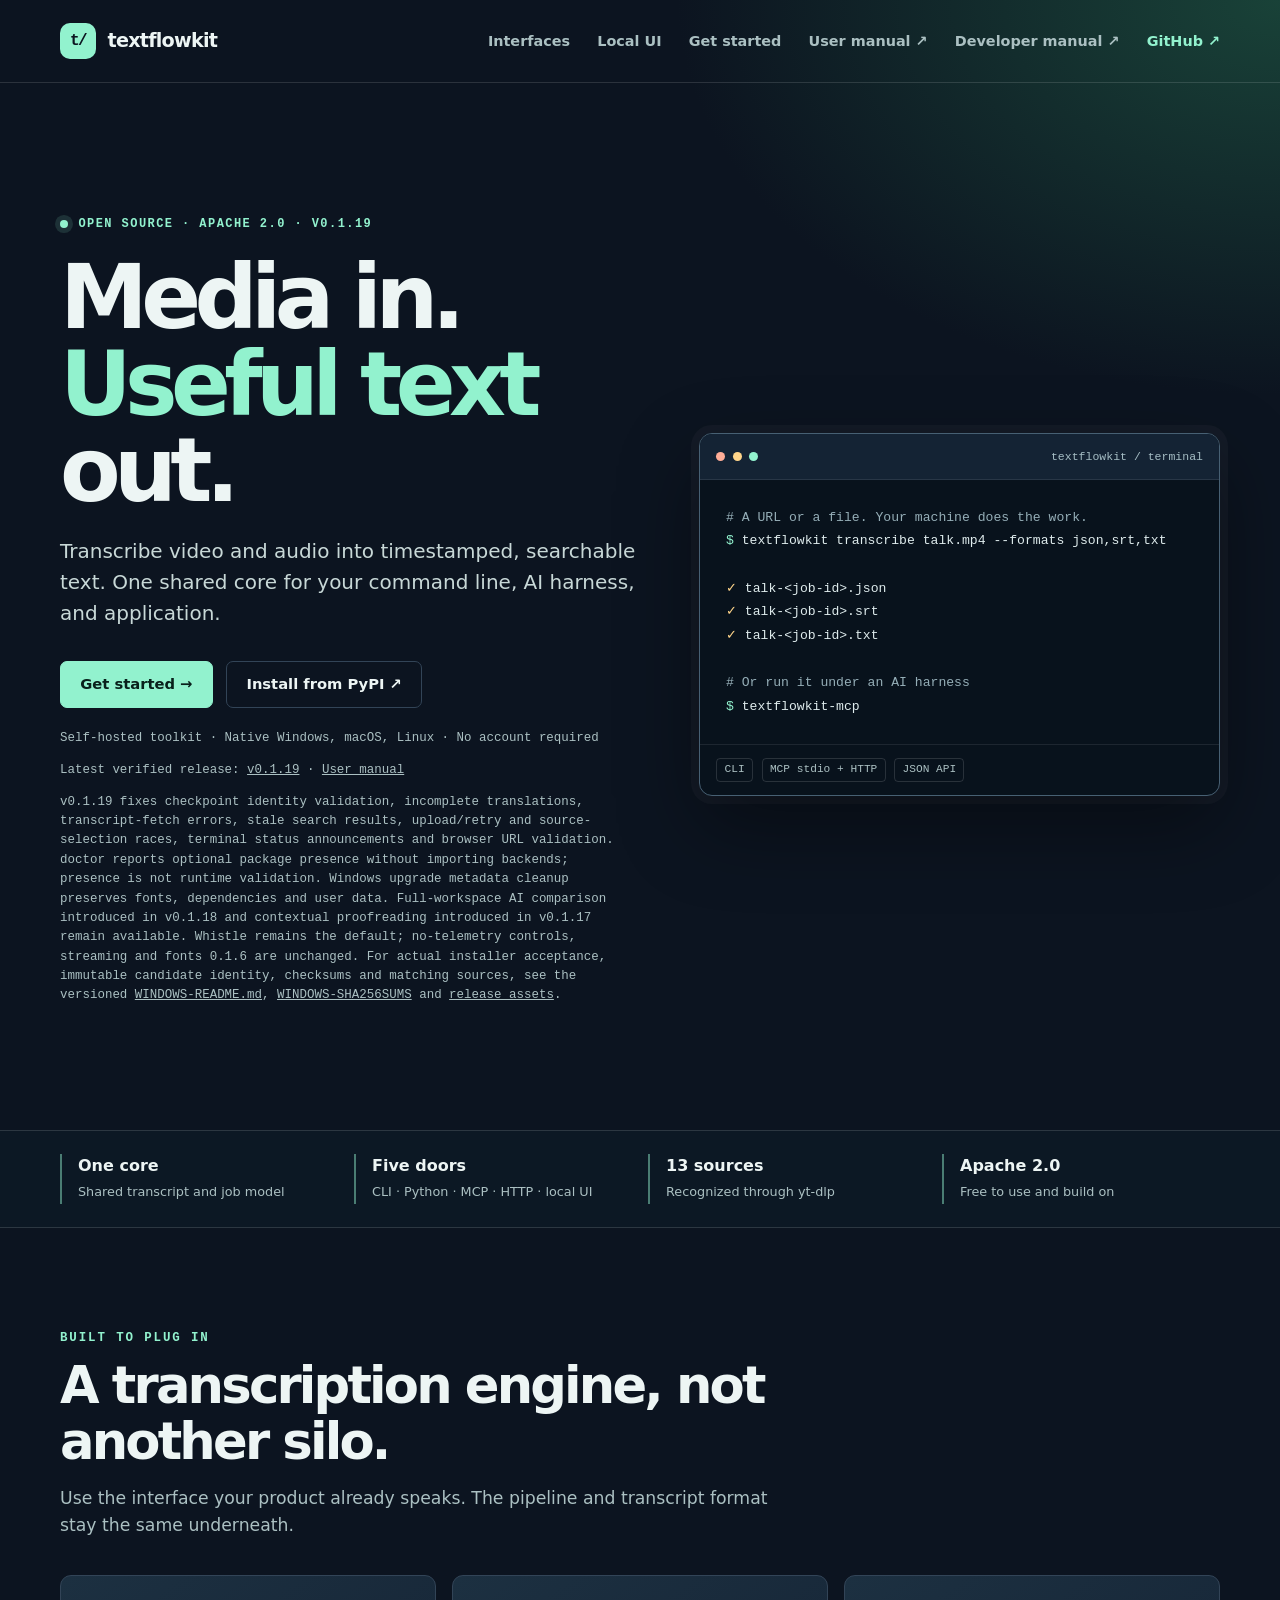
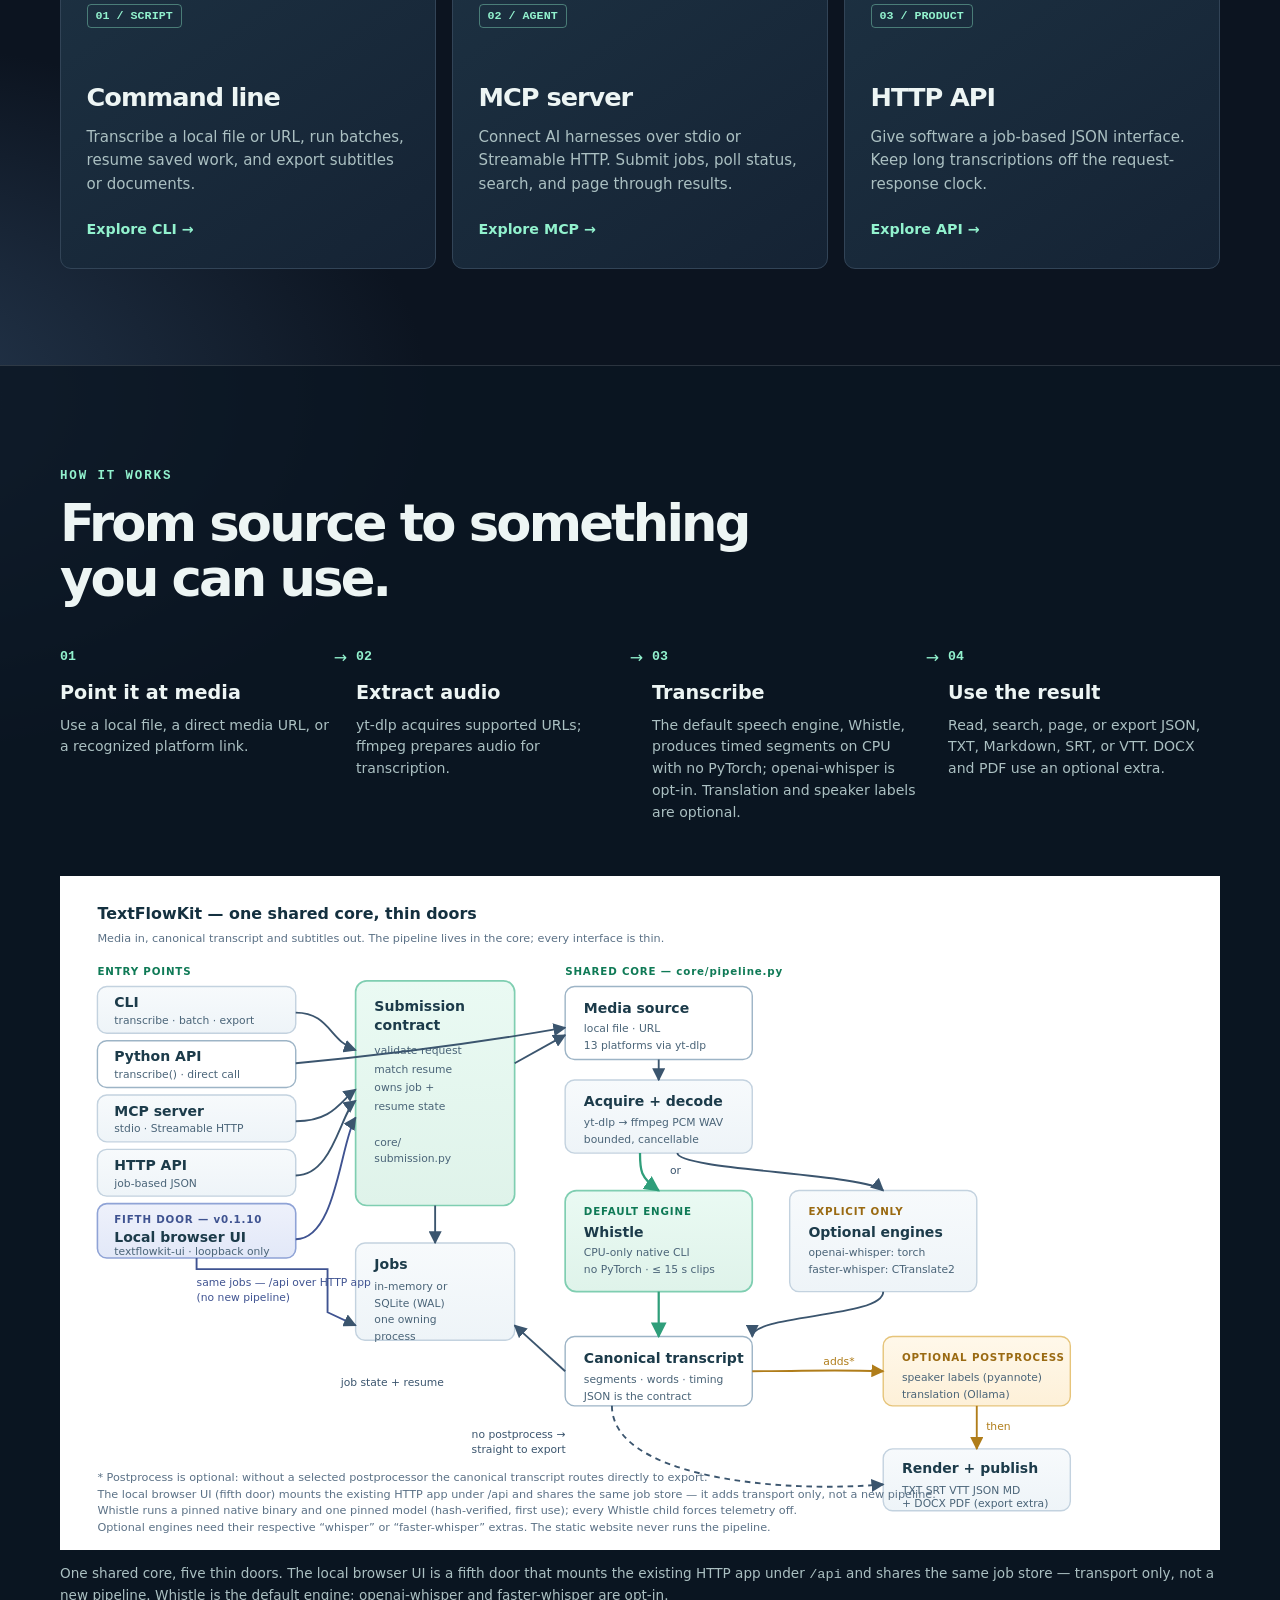
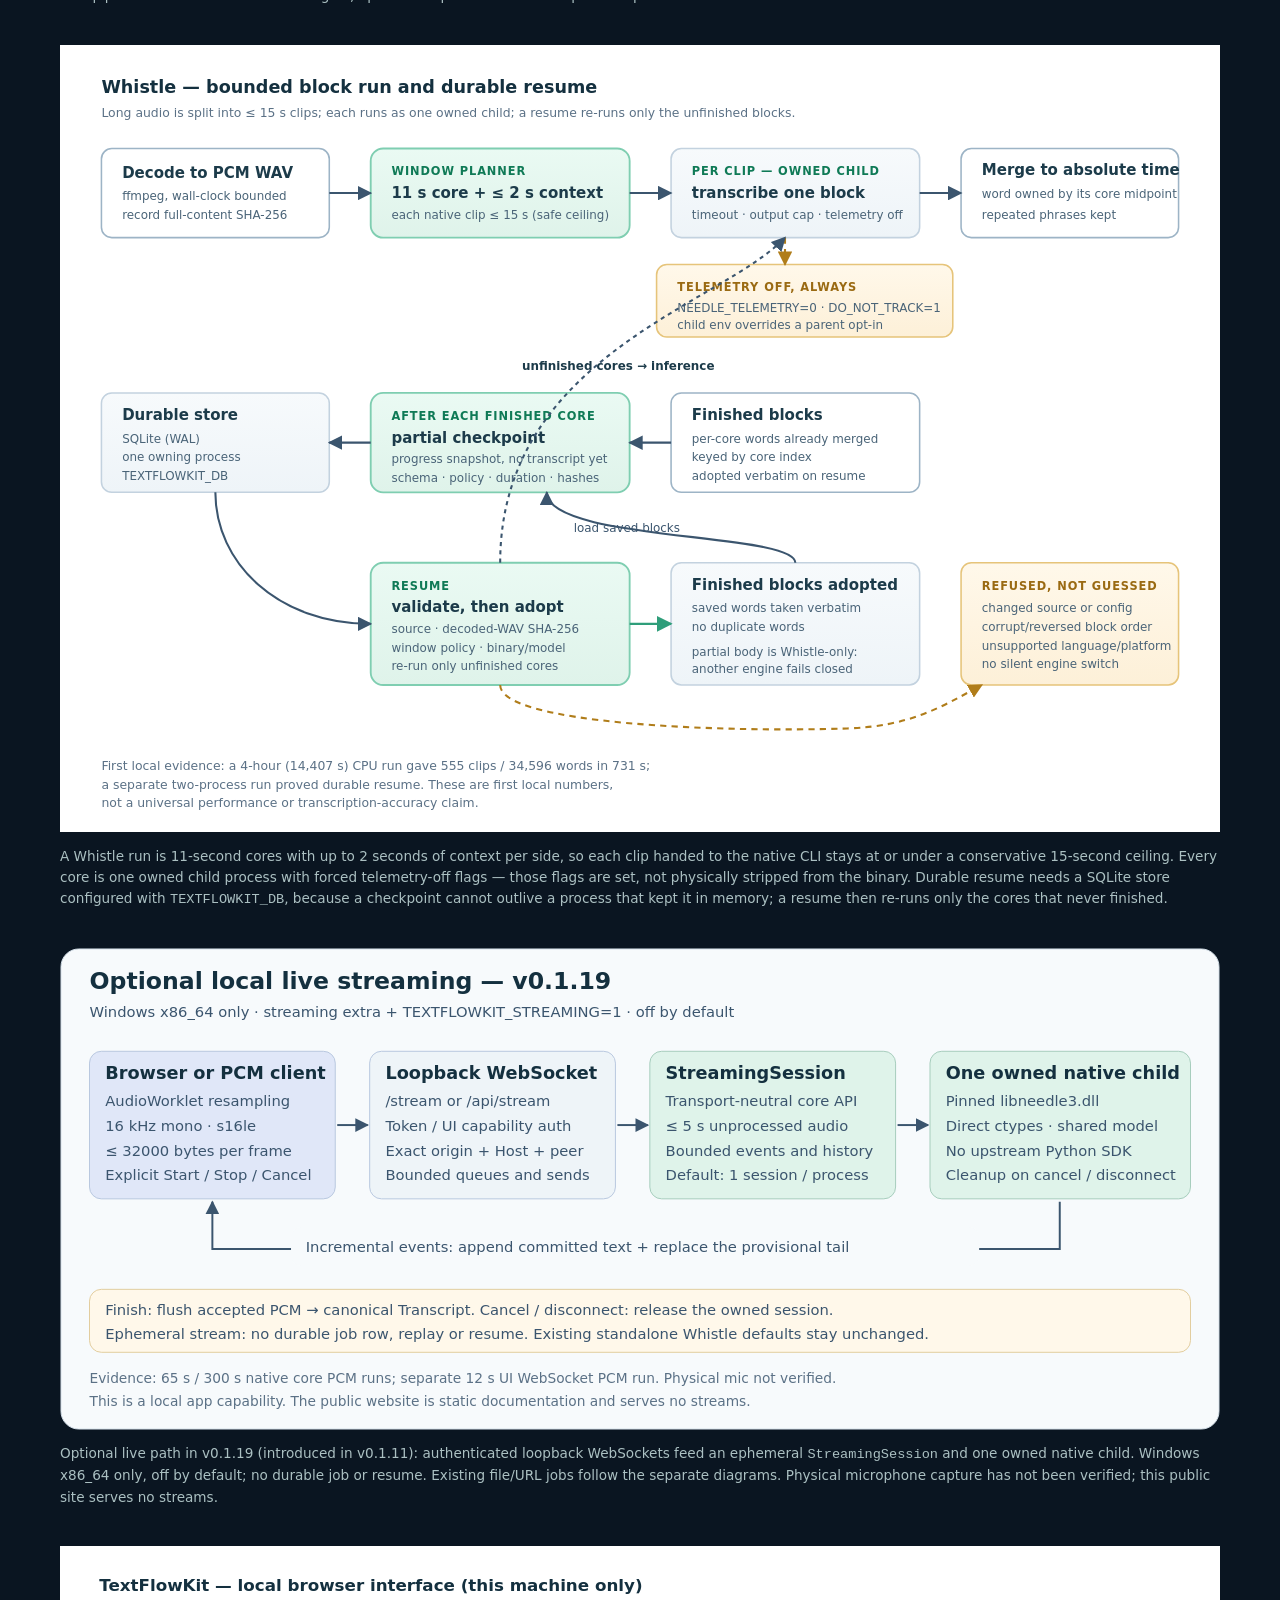
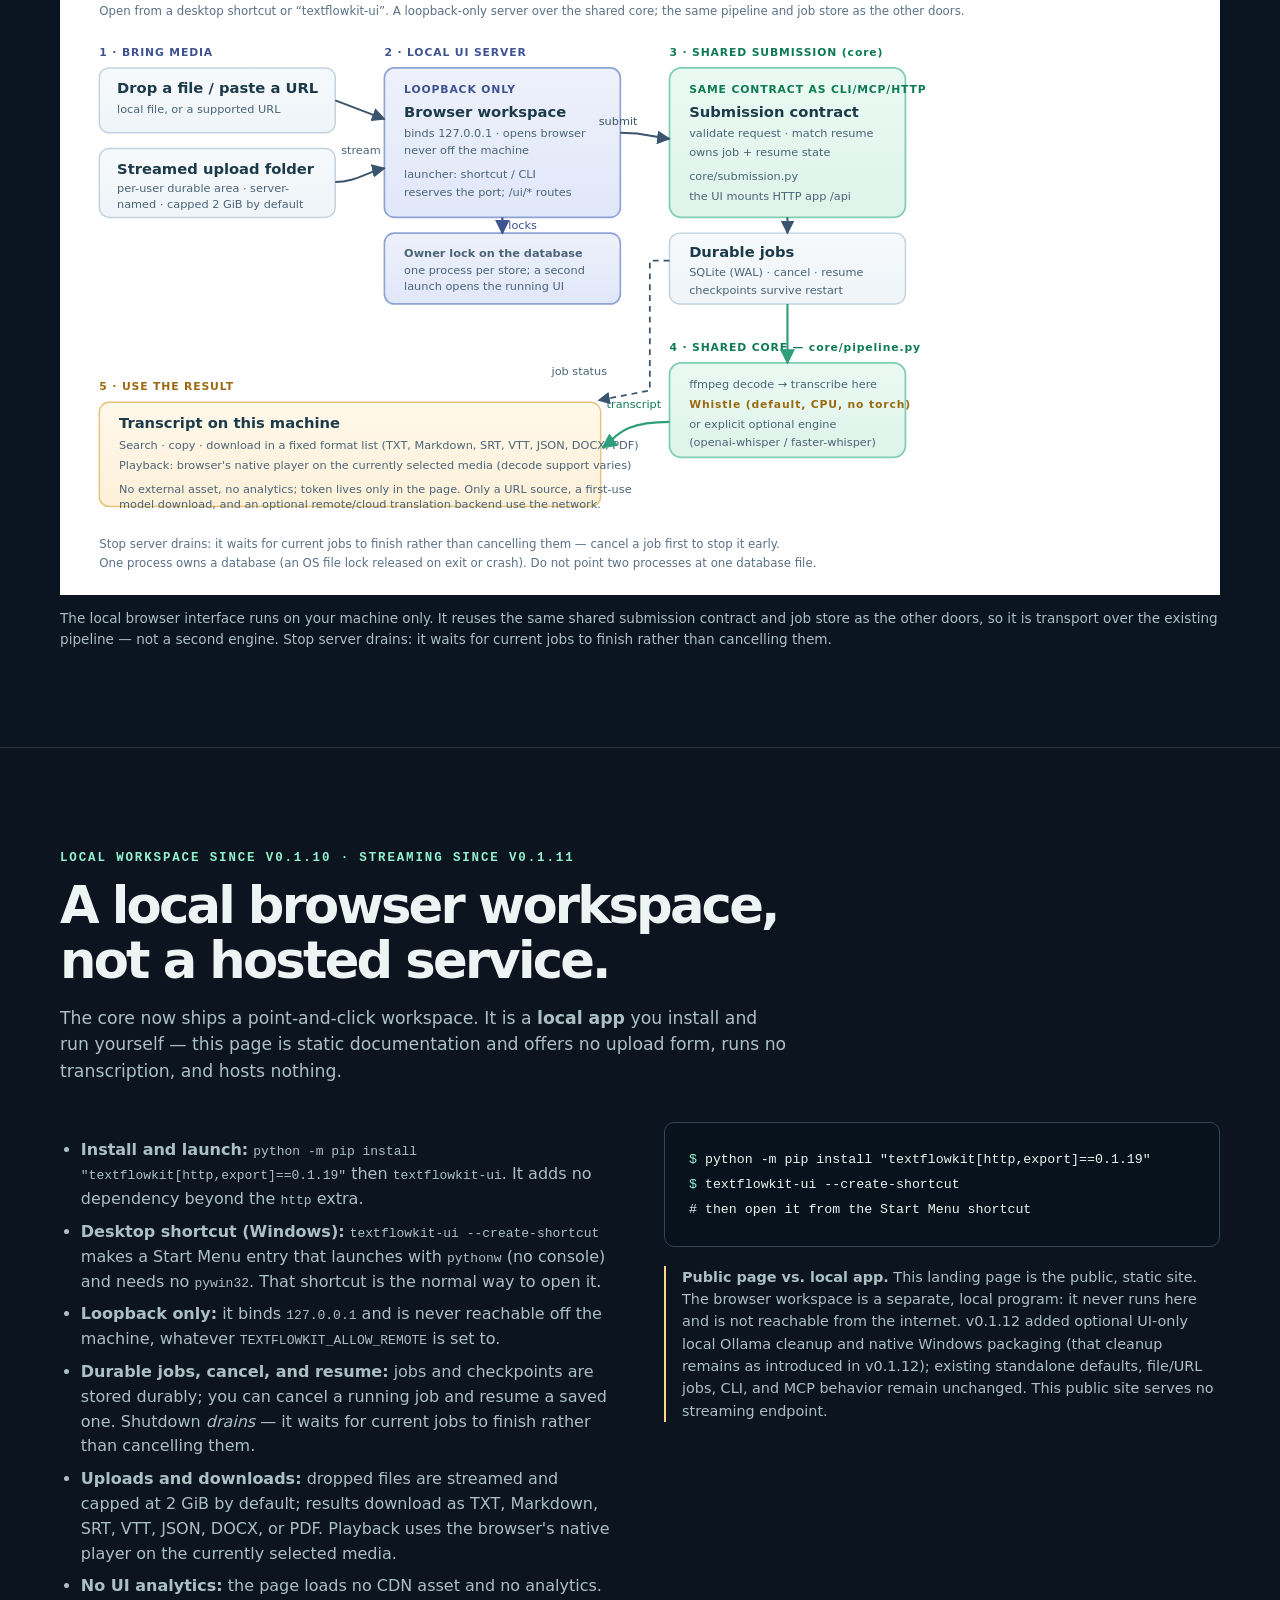
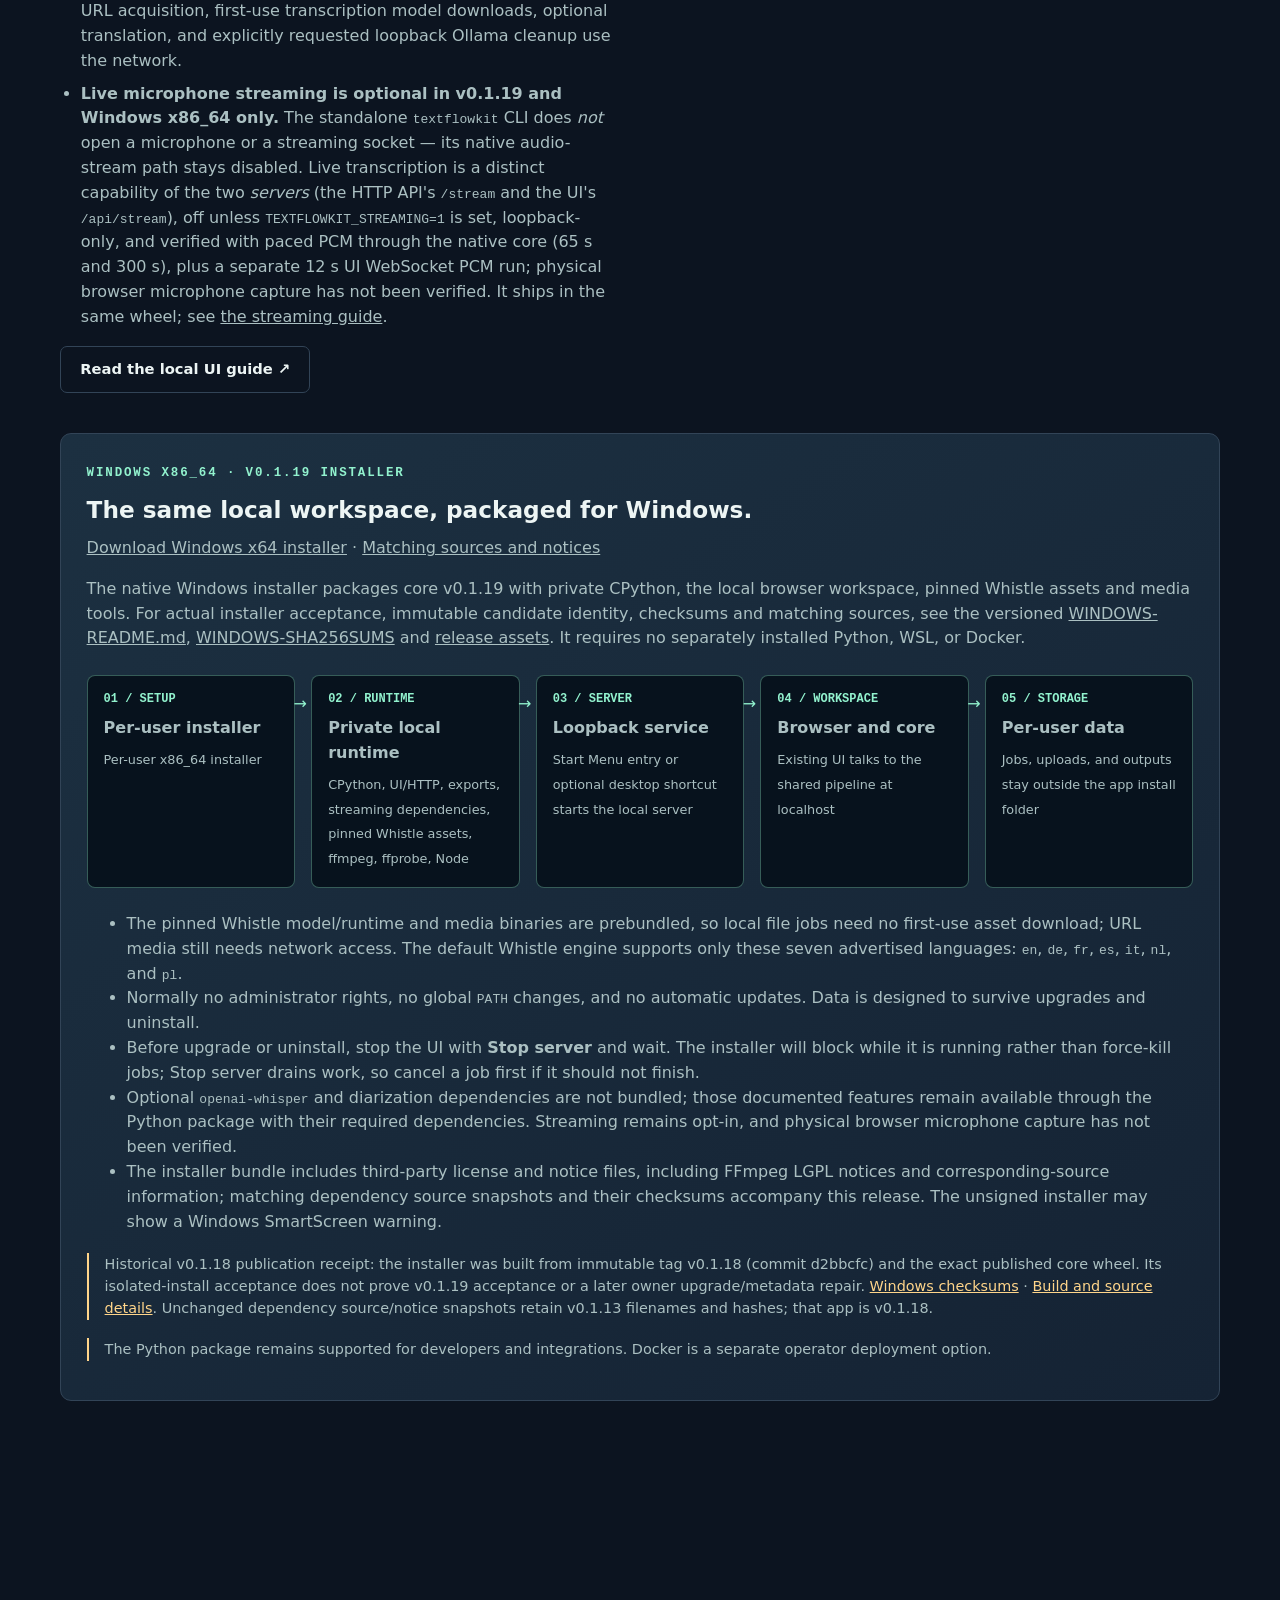
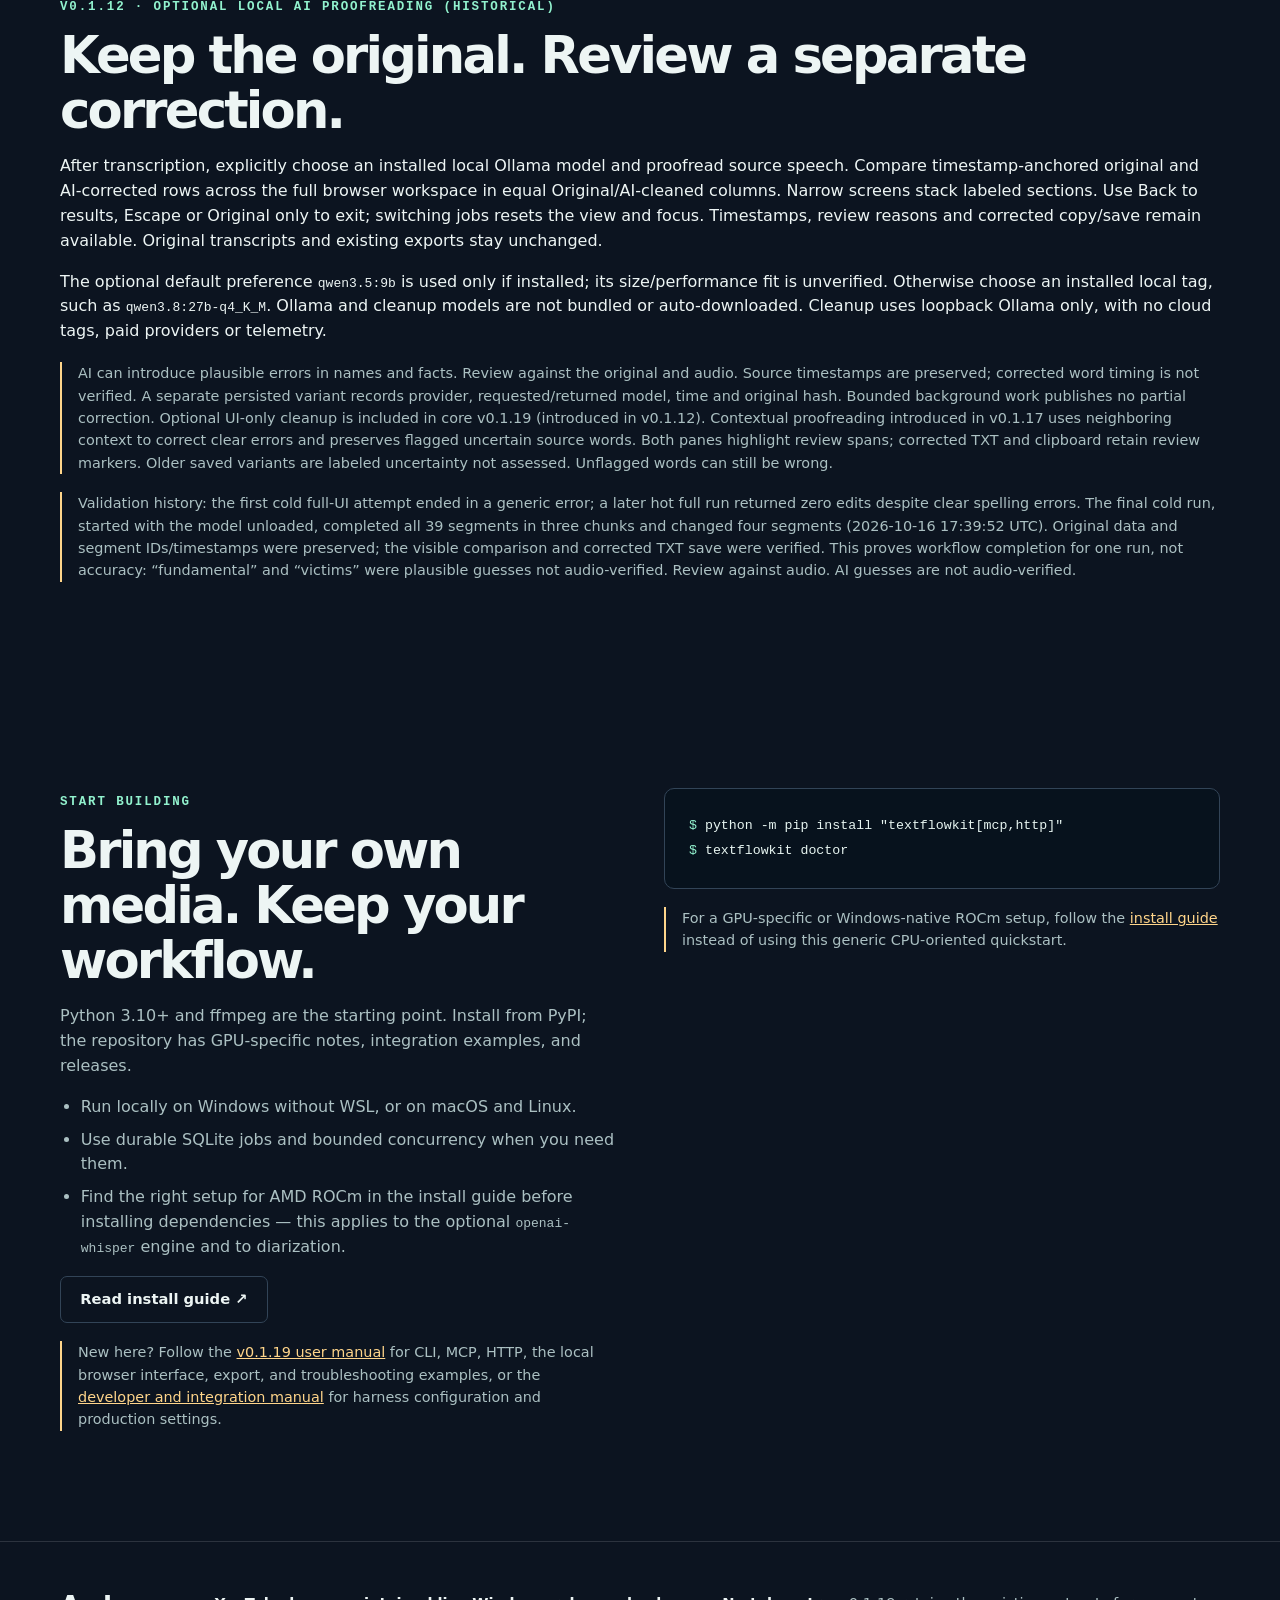
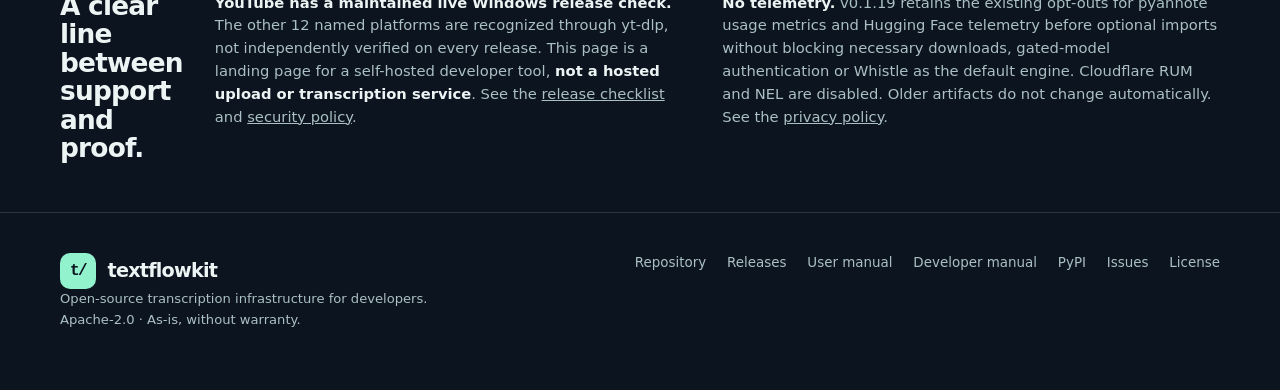
<file: docs/index.html>
<!doctype html>
<html lang="en">
<head>
  <meta charset="utf-8">
  <meta name="viewport" content="width=device-width, initial-scale=1">
  <meta name="theme-color" content="#0c1420">
  <meta name="description" content="TextFlowKit is an open-source, self-hosted transcription toolkit for developers. One core, a CLI, a Python API, an MCP server, an HTTP API, and a local browser workspace.">
  <meta property="og:type" content="website">
  <meta property="og:title" content="TextFlowKit — media in, useful text out">
  <meta property="og:description" content="An open-source transcription toolkit with one shared core and thin doors: CLI, Python, MCP, HTTP, and a local browser workspace.">
  <meta property="og:url" content="https://www.textflowkit.org/">
  <link rel="canonical" href="https://www.textflowkit.org/">
  <title>TextFlowKit — media in, useful text out</title>
  <style>
    :root {
      color-scheme: dark;
      --bg: #0c1420;
      --bg-soft: #111d2b;
      --panel: #152334;
      --line: #324457;
      --text: #edf5f4;
      --muted: #abc0c2;
      --mint: #92f2ce;
      --amber: #ffd58a;
      --coral: #ffad97;
      --mono: ui-monospace, SFMono-Regular, Consolas, "Liberation Mono", monospace;
      --sans: Inter, ui-sans-serif, system-ui, -apple-system, BlinkMacSystemFont, "Segoe UI", sans-serif;
    }

    * { box-sizing: border-box; }
    html { scroll-behavior: smooth; }
    body {
      margin: 0;
      background:
        radial-gradient(ellipse 58rem 38rem at 100% 0%, #194238 0%, transparent 65%),
        radial-gradient(ellipse 52rem 32rem at -12% 20%, #263950 0%, transparent 70%),
        var(--bg);
      color: var(--text);
      font-family: var(--sans);
      line-height: 1.55;
    }
    a { color: inherit; }
    a:hover { color: var(--mint); }
    a:focus-visible { outline: 3px solid var(--amber); outline-offset: 4px; border-radius: 3px; }
    .skip-link {
      position: absolute;
      top: -4rem;
      left: 1rem;
      z-index: 10;
      padding: .65rem 1rem;
      background: var(--mint);
      color: var(--bg);
    }
    .skip-link:focus { top: 1rem; }
    .wrap { width: min(1160px, calc(100% - 3rem)); margin-inline: auto; }
    header { border-bottom: 1px solid #ffffff20; }
    .nav { min-height: 82px; display: flex; align-items: center; justify-content: space-between; gap: 1.5rem; }
    .brand { display: inline-flex; align-items: center; gap: .72rem; font-weight: 800; font-size: 1.2rem; letter-spacing: -.04em; text-decoration: none; }
    .brand-mark { display: grid; place-items: center; width: 36px; height: 36px; color: var(--bg); background: var(--mint); border-radius: 10px; font-family: var(--mono); font-size: 1rem; letter-spacing: -.1em; }
    nav { display: flex; align-items: center; gap: 1.7rem; }
    nav a { font-size: .9rem; font-weight: 600; color: var(--muted); text-decoration: none; }
    nav .nav-github { color: var(--mint); }

    .hero { display: grid; grid-template-columns: 1.05fr .95fr; align-items: center; gap: clamp(2rem, 5vw, 5rem); padding-block: clamp(5rem, 10vw, 9rem) 7rem; }
    .hero > *, .install-grid > * { min-width: 0; }
    .eyebrow { display: inline-flex; align-items: center; gap: .65rem; color: var(--mint); font-family: var(--mono); font-size: .75rem; font-weight: 700; letter-spacing: .12em; text-transform: uppercase; }
    .eyebrow::before { content: ""; display: inline-block; width: 8px; height: 8px; background: currentColor; border-radius: 50%; box-shadow: 0 0 0 5px #92f2ce21; }
    h1, h2, h3, p { margin-top: 0; }
    h1 { max-width: 12ch; margin-block: 1.2rem 1.35rem; font-size: clamp(3.45rem, 6.9vw, 6.4rem); line-height: .98; letter-spacing: -.075em; }
    h1 em { color: var(--mint); font-style: normal; }
    .lead { max-width: 56ch; color: #c8d8d7; font-size: clamp(1.06rem, 1.65vw, 1.25rem); }
    .actions { display: flex; flex-wrap: wrap; gap: .85rem; margin-block: 2rem 1.3rem; }
    .button { display: inline-flex; align-items: center; justify-content: center; min-height: 47px; padding: .7rem 1.2rem; border: 1px solid var(--line); border-radius: 7px; font-weight: 700; font-size: .92rem; text-decoration: none; transition: background .2s ease, border-color .2s ease, transform .2s ease; }
    .button:hover { transform: translateY(-2px); }
    .button.primary { background: var(--mint); border-color: var(--mint); color: #09201b; }
    .button.primary:hover { background: #c0ffe7; }
    .button.secondary:hover { border-color: var(--mint); background: #ffffff0e; }
    .micro { color: var(--muted); font-family: var(--mono); font-size: .78rem; }
    .terminal { overflow: hidden; border: 1px solid #476073; border-radius: 13px; background: #08121c; box-shadow: 0 30px 80px #0006, 0 0 0 8px #ffffff08; }
    .terminal-top { display: flex; align-items: center; gap: .45rem; padding: .85rem 1rem; border-bottom: 1px solid #ffffff16; background: #142334; }
    .dot { width: 9px; height: 9px; border-radius: 50%; background: #647482; }
    .dot:first-child { background: var(--coral); }
    .dot:nth-child(2) { background: var(--amber); }
    .dot:nth-child(3) { background: var(--mint); }
    .terminal-label { margin-left: auto; color: #a5bdc4; font-family: var(--mono); font-size: .72rem; }
    .terminal pre { overflow-x: auto; margin: 0; padding: 1.6rem; color: #dfeced; font: .82rem/1.8 var(--mono); }
    .terminal .prompt { color: var(--mint); }
    .terminal .comment { color: #95aeb7; }
    .terminal .result { color: var(--amber); }
    /* Prompts, comments and sample output are decoration. Selecting a block must copy only
       the commands, so that a paste runs in CMD, PowerShell and POSIX shells alike. */
    .terminal .prompt, .terminal .comment, .terminal .result, .terminal .out, .codebox .prompt, .codebox .comment { user-select: none; -webkit-user-select: none; }
    .terminal-foot { display: flex; flex-wrap: wrap; gap: .55rem; padding: .8rem 1rem; border-top: 1px solid #ffffff16; color: var(--muted); font-family: var(--mono); font-size: .7rem; }
    .terminal-foot span { padding: .15rem .45rem; border: 1px solid #ffffff22; border-radius: 4px; }

    .rail { border-block: 1px solid #ffffff22; background: #0d1a27b5; }
    .rail-inner { display: grid; grid-template-columns: repeat(4, 1fr); gap: 1rem; padding-block: 1.45rem; }
    .rail-item { padding-left: 1rem; border-left: 2px solid #92f2ce77; }
    .rail strong { display: block; font-size: 1rem; }
    .rail span { color: var(--muted); font-size: .8rem; }

    section { padding-block: 6rem; }
    .section-head { max-width: 730px; margin-bottom: 2.3rem; }
    .kicker { color: var(--mint); font: 700 .78rem var(--mono); letter-spacing: .15em; text-transform: uppercase; }
    h2 { margin-block: .6rem 1rem; font-size: clamp(2.25rem, 4vw, 3.6rem); line-height: 1.08; letter-spacing: -.055em; }
    .section-head p { color: var(--muted); font-size: 1.08rem; }
    .cards { display: grid; grid-template-columns: repeat(3, 1fr); gap: 1rem; }
    .card { min-height: 265px; padding: 1.6rem; border: 1px solid var(--line); border-radius: 11px; background: linear-gradient(145deg, #1c3041, var(--panel)); }
    .card-tag { display: inline-block; margin-bottom: 3.1rem; padding: .25rem .5rem; border: 1px solid #92f2ce66; border-radius: 4px; color: var(--mint); font: 700 .73rem var(--mono); }
    .card h3 { margin-bottom: .55rem; font-size: 1.6rem; letter-spacing: -.04em; }
    .card p { color: var(--muted); font-size: .94rem; }
    .card a { display: inline-block; margin-top: .45rem; color: var(--mint); font-weight: 700; font-size: .89rem; text-decoration: none; }
    .card a:hover { text-decoration: underline; }

    .flow { border-block: 1px solid #ffffff22; background: #0b1622cc; }
    .flow-grid { display: grid; grid-template-columns: repeat(4, 1fr); gap: 1.5rem; }
    .flow-step { position: relative; }
    .flow-step:not(:last-child)::after { content: "→"; position: absolute; right: -.95rem; top: .15rem; color: var(--mint); }
    .flow-step b { color: var(--mint); font: 700 .83rem var(--mono); }
    .flow-step h3 { margin-block: .6rem .45rem; font-size: 1.2rem; }
    .flow-step p { color: var(--muted); font-size: .88rem; }

    .install-grid { display: grid; grid-template-columns: 1fr 1fr; align-items: start; gap: 3rem; }
    .install-grid p, .install-grid li { color: var(--muted); }
    .install-grid ul { padding-left: 1.3rem; }
    .install-grid li + li { margin-top: .5rem; }
    .codebox { overflow-x: auto; margin: 0; padding: 1.5rem; border: 1px solid var(--line); border-radius: 10px; background: #07121d; color: #e7f5f1; font: .83rem/1.9 var(--mono); }
    .codebox .prompt { color: var(--mint); }
    .note { margin-top: 1.15rem; padding-left: 1rem; border-left: 2px solid var(--amber); color: var(--muted); font-size: .9rem; }
    .note a { color: var(--amber); }

    .figure { overflow-x: auto; margin: 2.4rem 0 0; padding: 0; }
    .figure img { display: block; width: 100%; height: auto; min-width: 720px; }
    .figure figcaption { margin-top: .85rem; color: var(--muted); font-size: .85rem; }

    .installer-candidate { margin-top: 2.5rem; padding: 1.6rem; border: 1px solid var(--line); border-radius: 11px; background: linear-gradient(145deg, #1c3041, var(--panel)); }
    .installer-candidate h3 { margin-block: .5rem; font-size: 1.45rem; }
    .installer-candidate p, .installer-candidate li { color: var(--muted); }
    .installer-flow { display: grid; grid-template-columns: repeat(5, 1fr); gap: 1rem; margin: 1.5rem 0; padding: 0; list-style: none; }
    .installer-step { position: relative; min-height: 155px; padding: 1rem; border: 1px solid #92f2ce55; border-radius: 8px; background: #07121d; }
    .installer-step:not(:last-child)::after { content: "→"; position: absolute; right: -.8rem; top: 1rem; z-index: 1; color: var(--mint); }
    .installer-step b { display: block; margin-bottom: .6rem; color: var(--mint); font: 700 .75rem var(--mono); }
    .installer-step strong { display: block; margin-bottom: .4rem; }
    .installer-step span { color: var(--muted); font-size: .8rem; }

    .truth { padding-block: 3.1rem; border-top: 1px solid #ffffff22; }
    .truth-inner { display: flex; align-items: flex-start; justify-content: space-between; gap: 2rem; }
    .truth h2 { margin: 0; font-size: 1.65rem; letter-spacing: -.03em; }
    .truth p { max-width: 70ch; margin: 0; color: var(--muted); font-size: .92rem; }
    .truth strong { color: var(--text); }
    footer { padding-block: 2.5rem 3rem; border-top: 1px solid #ffffff22; }
    .footer-inner { display: flex; align-items: flex-start; justify-content: space-between; flex-wrap: wrap; gap: 1.5rem; }
    footer p { color: var(--muted); font-size: .82rem; }
    .footer-links { display: flex; flex-wrap: wrap; gap: 1.3rem; }
    .footer-links a { color: var(--muted); font-size: .84rem; text-decoration: none; }

    @media (max-width: 800px) {
      .hero, .install-grid { grid-template-columns: 1fr; }
      .hero { padding-block: 5rem; }
      .hero h1 { max-width: 14ch; }
      .terminal { max-width: 650px; }
      .rail-inner, .flow-grid { grid-template-columns: repeat(2, 1fr); }
      .flow-step::after { display: none; }
      .cards { grid-template-columns: 1fr; }
      .card { min-height: 0; }
      .card-tag { margin-bottom: 1.6rem; }
      .installer-flow { grid-template-columns: repeat(2, 1fr); }
      .installer-step:not(:last-child)::after { display: none; }
      .truth-inner { display: block; }
      .truth h2 { margin-bottom: .8rem; }
    }
    @media (max-width: 540px) {
      .wrap { width: min(100% - 2rem, 1160px); }
      .nav { min-height: 70px; }
      nav { gap: .85rem; }
      nav a:not(.nav-github) { display: none; }
      h1 { font-size: clamp(3.25rem, 14vw, 4.5rem); }
      .rail-inner { gap: 1.25rem; }
      .rail-item { padding-left: .7rem; }
      section { padding-block: 4rem; }
      .terminal pre, .codebox { font-size: .73rem; }
    }
    @media (prefers-reduced-motion: reduce) {
      html { scroll-behavior: auto; }
      .button { transition: none; }
      .button:hover { transform: none; }
    }
  </style>
</head>
<body>
  <a class="skip-link" href="#main">Skip to content</a>
  <header>
    <div class="wrap nav">
      <a class="brand" href="./" aria-label="TextFlowKit home"><span class="brand-mark" aria-hidden="true">t/</span>textflowkit</a>
      <nav aria-label="Primary navigation">
        <a href="#interfaces">Interfaces</a>
        <a href="#local-ui">Local UI</a>
        <a href="#install">Get started</a>
        <a href="https://github.com/scottconverse/textflowkit/blob/main/docs/user-manual.md">User manual ↗</a>
        <a href="https://github.com/scottconverse/textflowkit/blob/main/docs/adapters.md">Developer manual ↗</a>
        <a class="nav-github" href="https://github.com/scottconverse/textflowkit">GitHub ↗</a>
      </nav>
    </div>
  </header>

  <main id="main">
    <div class="wrap hero">
      <div>
        <span class="eyebrow">Open source · Apache 2.0 · v0.1.19</span>
        <h1>Media in.<br><em>Useful text</em> out.</h1>
        <p class="lead">Transcribe video and audio into timestamped, searchable text. One shared core for your command line, AI harness, and application.</p>
        <div class="actions">
          <a class="button primary" href="#install">Get started <span aria-hidden="true">&nbsp;→</span></a>
          <a class="button secondary" href="https://pypi.org/project/textflowkit/">Install from PyPI <span aria-hidden="true">&nbsp;↗</span></a>
        </div>
        <p class="micro">Self-hosted toolkit · Native Windows, macOS, Linux · No account required</p>
        <p class="micro">Latest verified release: <a href="https://github.com/scottconverse/textflowkit/releases/tag/v0.1.19">v0.1.19</a> · <a href="https://github.com/scottconverse/textflowkit/blob/main/docs/user-manual.md">User manual</a></p>
        <p class="micro">v0.1.19 fixes checkpoint identity validation, incomplete translations, transcript-fetch errors, stale search results, upload/retry and source-selection races, terminal status announcements and browser URL validation. <code>doctor</code> reports optional package presence without importing backends; presence is not runtime validation. Windows upgrade metadata cleanup preserves fonts, dependencies and user data. Full-workspace AI comparison introduced in v0.1.18 and contextual proofreading introduced in v0.1.17 remain available. Whistle remains the default; no-telemetry controls, streaming and fonts 0.1.6 are unchanged. For actual installer acceptance, immutable candidate identity, checksums and matching sources, see the versioned <a href="https://github.com/scottconverse/textflowkit/releases/download/v0.1.19/WINDOWS-README.md">WINDOWS-README.md</a>, <a href="https://github.com/scottconverse/textflowkit/releases/download/v0.1.19/WINDOWS-SHA256SUMS">WINDOWS-SHA256SUMS</a> and <a href="https://github.com/scottconverse/textflowkit/releases/tag/v0.1.19">release assets</a>.</p>
      </div>
      <div class="terminal" aria-label="Example transcription command and output">
        <div class="terminal-top"><span class="dot"></span><span class="dot"></span><span class="dot"></span><span class="terminal-label">textflowkit / terminal</span></div>
        <pre><span class="comment"># A URL or a file. Your machine does the work.</span>
<span class="prompt">$ </span>textflowkit transcribe talk.mp4 --formats json,srt,txt

<span class="result">✓</span><span class="out"> talk-&lt;job-id&gt;.json</span>
<span class="result">✓</span><span class="out"> talk-&lt;job-id&gt;.srt</span>
<span class="result">✓</span><span class="out"> talk-&lt;job-id&gt;.txt</span>

<span class="comment"># Or run it under an AI harness</span>
<span class="prompt">$ </span>textflowkit-mcp</pre>
        <div class="terminal-foot"><span>CLI</span><span>MCP stdio + HTTP</span><span>JSON API</span></div>
      </div>
    </div>

    <div class="rail" aria-label="Project facts">
      <div class="wrap rail-inner">
        <div class="rail-item"><strong>One core</strong><span>Shared transcript and job model</span></div>
        <div class="rail-item"><strong>Five doors</strong><span>CLI · Python · MCP · HTTP · local UI</span></div>
        <div class="rail-item"><strong>13 sources</strong><span>Recognized through yt-dlp</span></div>
        <div class="rail-item"><strong>Apache 2.0</strong><span>Free to use and build on</span></div>
      </div>
    </div>

    <section class="wrap" id="interfaces" aria-labelledby="interfaces-title">
      <div class="section-head">
        <span class="kicker">Built to plug in</span>
        <h2 id="interfaces-title">A transcription engine, not another silo.</h2>
        <p>Use the interface your product already speaks. The pipeline and transcript format stay the same underneath.</p>
      </div>
      <div class="cards">
        <article class="card">
          <span class="card-tag">01 / SCRIPT</span>
          <h3>Command line</h3>
          <p>Transcribe a local file or URL, run batches, resume saved work, and export subtitles or documents.</p>
          <a href="https://github.com/scottconverse/textflowkit#usage">Explore CLI →</a>
        </article>
        <article class="card">
          <span class="card-tag">02 / AGENT</span>
          <h3>MCP server</h3>
          <p>Connect AI harnesses over stdio or Streamable HTTP. Submit jobs, poll status, search, and page through results.</p>
          <a href="https://github.com/scottconverse/textflowkit/blob/main/docs/adapters.md">Explore MCP →</a>
        </article>
        <article class="card">
          <span class="card-tag">03 / PRODUCT</span>
          <h3>HTTP API</h3>
          <p>Give software a job-based JSON interface. Keep long transcriptions off the request-response clock.</p>
          <a href="https://github.com/scottconverse/textflowkit/blob/main/docs/adapters.md#http-for-software-products-and-web-frontends">Explore API →</a>
        </article>
      </div>
    </section>

    <section class="flow" aria-labelledby="flow-title">
      <div class="wrap">
        <div class="section-head">
          <span class="kicker">How it works</span>
          <h2 id="flow-title">From source to something you can use.</h2>
        </div>
        <div class="flow-grid">
          <div class="flow-step"><b>01</b><h3>Point it at media</h3><p>Use a local file, a direct media URL, or a recognized platform link.</p></div>
          <div class="flow-step"><b>02</b><h3>Extract audio</h3><p>yt-dlp acquires supported URLs; ffmpeg prepares audio for transcription.</p></div>
          <div class="flow-step"><b>03</b><h3>Transcribe</h3><p>The default speech engine, Whistle, produces timed segments on CPU with no PyTorch; openai-whisper is opt-in. Translation and speaker labels are optional.</p></div>
          <div class="flow-step"><b>04</b><h3>Use the result</h3><p>Read, search, page, or export JSON, TXT, Markdown, SRT, or VTT. DOCX and PDF use an optional extra.</p></div>
        </div>
        <figure class="figure">
          <img src="assets/architecture-overview.svg" alt="TextFlowKit shared-core architecture: five thin entry points feed one core. The CLI, Python API, MCP, HTTP API, and the local browser UI (a fifth door that mounts the existing HTTP app under /api and shares the same job store, adding transport only, not a new pipeline) sit above one core that acquires and decodes media, transcribes with the default Whistle engine or an explicitly selected openai-whisper/faster-whisper engine, keeps job state and resume checkpoints in an optional SQLite store, adds optional speaker or translation postprocessing, and publishes TXT, SRT, VTT, JSON, Markdown, and optional DOCX/PDF exports." loading="lazy" width="1240" height="720">
          <figcaption>One shared core, five thin doors. The local browser UI is a fifth door that mounts the existing HTTP app under <code>/api</code> and shares the same job store — transport only, not a new pipeline. Whistle is the default engine; openai-whisper and faster-whisper are opt-in.</figcaption>
        </figure>
        <figure class="figure">
          <img src="assets/whistle-resume.svg" alt="Whistle bounded block run and durable resume: a decoded PCM WAV is split into 11-second cores with up to two seconds of context per side so every clip stays at or under the 15-second decode ceiling, each core runs as one owned child process with a per-clip timeout and forced telemetry-off flags, a partial checkpoint is written to the durable SQLite store after each finished core, and a resume validates the source and decoded-WAV hashes and the window policy then re-runs only the unfinished cores." loading="lazy" width="1120" height="760">
          <figcaption>A Whistle run is 11-second cores with up to 2 seconds of context per side, so each clip handed to the native CLI stays at or under a conservative 15-second ceiling. Every core is one owned child process with forced telemetry-off flags — those flags are set, not physically stripped from the binary. Durable resume needs a SQLite store configured with <code>TEXTFLOWKIT_DB</code>, because a checkpoint cannot outlive a process that kept it in memory; a resume then re-runs only the cores that never finished.</figcaption>
        </figure>
        <figure class="figure">
          <img src="assets/live-streaming-flow.svg" alt="Optional Windows x86_64 streaming: bounded PCM passes through an authenticated loopback WebSocket to an ephemeral StreamingSession and one owned native child; incremental events return, finish flushes to a canonical Transcript, and cancel releases the session. No durable job or resume; off by default; physical microphone capture not verified; the public site serves no streams." loading="lazy" width="1180" height="490">
          <figcaption>Optional live path in v0.1.19 (introduced in v0.1.11): authenticated loopback WebSockets feed an ephemeral <code>StreamingSession</code> and one owned native child. Windows x86_64 only, off by default; no durable job or resume. Existing file/URL jobs follow the separate diagrams. Physical microphone capture has not been verified; this public site serves no streams.</figcaption>
        </figure>
        <figure class="figure">
          <img src="assets/local-ui-flow.svg" alt="TextFlowKit local browser interface request flow: the operator opens the workspace from a desktop shortcut or the textflowkit-ui command, which launches a loopback-only server on 127.0.0.1 that holds an exclusive owner lock on the durable SQLite database; the operator drops a file or pastes a URL, a file is streamed to a per-user upload folder capped at 2 GiB by default; both become a submission through the same shared submission contract the CLI, MCP, and HTTP doors use, writing a durable job that runs through the shared core (Whistle by default or an explicit optional engine) decoding with ffmpeg and transcribing on this machine; a finished transcript is searchable, copyable, downloadable in a fixed format list, and playable with the browser's native player on the currently selected media." loading="lazy" width="1180" height="660">
          <figcaption>The local browser interface runs on your machine only. It reuses the same shared submission contract and job store as the other doors, so it is transport over the existing pipeline — not a second engine. Stop server drains: it waits for current jobs to finish rather than cancelling them.</figcaption>
        </figure>
      </div>
    </section>

    <section class="wrap" id="local-ui" aria-labelledby="local-ui-title">
      <div class="section-head">
        <span class="kicker">Local workspace since v0.1.10 · streaming since v0.1.11</span>
        <h2 id="local-ui-title">A local browser workspace, not a hosted service.</h2>
        <p>The core now ships a point-and-click workspace. It is a <strong>local app</strong> you install and run yourself — this page is static documentation and offers no upload form, runs no transcription, and hosts nothing.</p>
      </div>
      <div class="install-grid">
        <div>
          <ul>
            <li><strong>Install and launch:</strong> <code>python -m pip install "textflowkit[http,export]==0.1.19"</code> then <code>textflowkit-ui</code>. It adds no dependency beyond the <code>http</code> extra.</li>
            <li><strong>Desktop shortcut (Windows):</strong> <code>textflowkit-ui --create-shortcut</code> makes a Start Menu entry that launches with <code>pythonw</code> (no console) and needs no <code>pywin32</code>. That shortcut is the normal way to open it.</li>
            <li><strong>Loopback only:</strong> it binds <code>127.0.0.1</code> and is never reachable off the machine, whatever <code>TEXTFLOWKIT_ALLOW_REMOTE</code> is set to.</li>
            <li><strong>Durable jobs, cancel, and resume:</strong> jobs and checkpoints are stored durably; you can cancel a running job and resume a saved one. Shutdown <em>drains</em> — it waits for current jobs to finish rather than cancelling them.</li>
            <li><strong>Uploads and downloads:</strong> dropped files are streamed and capped at 2 GiB by default; results download as TXT, Markdown, SRT, VTT, JSON, DOCX, or PDF. Playback uses the browser's native player on the currently selected media.</li>
            <li><strong>No UI analytics:</strong> the page loads no CDN asset and no analytics. URL acquisition, first-use transcription model downloads, optional translation, and explicitly requested loopback Ollama cleanup use the network.</li>
            <li><strong>Live microphone streaming is optional in v0.1.19 and Windows x86_64 only.</strong> The standalone <code>textflowkit</code> CLI does <em>not</em> open a microphone or a streaming socket — its native audio-stream path stays disabled. Live transcription is a distinct capability of the two <em>servers</em> (the HTTP API's <code>/stream</code> and the UI's <code>/api/stream</code>), off unless <code>TEXTFLOWKIT_STREAMING=1</code> is set, loopback-only, and verified with paced PCM through the native core (65 s and 300 s), plus a separate 12 s UI WebSocket PCM run; physical browser microphone capture has not been verified. It ships in the same wheel; see <a href="https://github.com/scottconverse/textflowkit/blob/main/docs/streaming.md">the streaming guide</a>.</li>
          </ul>
          <a class="button secondary" href="https://github.com/scottconverse/textflowkit/blob/main/docs/user-manual.md#7-local-browser-interface">Read the local UI guide ↗</a>
        </div>
        <div>
          <pre class="codebox"><span class="prompt">$ </span>python -m pip install "textflowkit[http,export]==0.1.19"
<span class="prompt">$ </span>textflowkit-ui --create-shortcut
<span class="comment"># then open it from the Start Menu shortcut</span></pre>
          <p class="note"><strong>Public page vs. local app.</strong> This landing page is the public, static site. The browser workspace is a separate, local program: it never runs here and is not reachable from the internet. v0.1.12 added optional UI-only local Ollama cleanup and native Windows packaging (that cleanup remains as introduced in v0.1.12); existing standalone defaults, file/URL jobs, CLI, and MCP behavior remain unchanged. This public site serves no streaming endpoint.</p>
        </div>
      </div>
      <div class="installer-candidate" aria-labelledby="installer-candidate-title">
        <span class="kicker">Windows x86_64 · v0.1.19 installer</span>
        <h3 id="installer-candidate-title">The same local workspace, packaged for Windows.</h3>
        <p><a href="https://github.com/scottconverse/textflowkit/releases/download/v0.1.19/TextFlowKit-0.1.19-windows-x64-setup.exe">Download Windows x64 installer</a> · <a href="https://github.com/scottconverse/textflowkit/releases/tag/v0.1.19">Matching sources and notices</a></p>
        <p>The native Windows installer packages core v0.1.19 with private CPython, the local browser workspace, pinned Whistle assets and media tools. For actual installer acceptance, immutable candidate identity, checksums and matching sources, see the versioned <a href="https://github.com/scottconverse/textflowkit/releases/download/v0.1.19/WINDOWS-README.md">WINDOWS-README.md</a>, <a href="https://github.com/scottconverse/textflowkit/releases/download/v0.1.19/WINDOWS-SHA256SUMS">WINDOWS-SHA256SUMS</a> and <a href="https://github.com/scottconverse/textflowkit/releases/tag/v0.1.19">release assets</a>. It requires no separately installed Python, WSL, or Docker.</p>
        <ol class="installer-flow" aria-label="Windows installer architecture">
          <li class="installer-step"><b>01 / SETUP</b><strong>Per-user installer</strong><span>Per-user x86_64 installer</span></li>
          <li class="installer-step"><b>02 / RUNTIME</b><strong>Private local runtime</strong><span>CPython, UI/HTTP, exports, streaming dependencies, pinned Whistle assets, ffmpeg, ffprobe, Node</span></li>
          <li class="installer-step"><b>03 / SERVER</b><strong>Loopback service</strong><span>Start Menu entry or optional desktop shortcut starts the local server</span></li>
          <li class="installer-step"><b>04 / WORKSPACE</b><strong>Browser and core</strong><span>Existing UI talks to the shared pipeline at localhost</span></li>
          <li class="installer-step"><b>05 / STORAGE</b><strong>Per-user data</strong><span>Jobs, uploads, and outputs stay outside the app install folder</span></li>
        </ol>
        <ul>
          <li>The pinned Whistle model/runtime and media binaries are prebundled, so local file jobs need no first-use asset download; URL media still needs network access. The default Whistle engine supports only these seven advertised languages: <code>en</code>, <code>de</code>, <code>fr</code>, <code>es</code>, <code>it</code>, <code>nl</code>, and <code>pl</code>.</li>
          <li>Normally no administrator rights, no global <code>PATH</code> changes, and no automatic updates. Data is designed to survive upgrades and uninstall.</li>
          <li>Before upgrade or uninstall, stop the UI with <strong>Stop server</strong> and wait. The installer will block while it is running rather than force-kill jobs; Stop server drains work, so cancel a job first if it should not finish.</li>
          <li>Optional <code>openai-whisper</code> and diarization dependencies are not bundled; those documented features remain available through the Python package with their required dependencies. Streaming remains opt-in, and physical browser microphone capture has not been verified.</li>
          <li>The installer bundle includes third-party license and notice files, including FFmpeg LGPL notices and corresponding-source information; matching dependency source snapshots and their checksums accompany this release. The unsigned installer may show a Windows SmartScreen warning.</li>
        </ul>
        <p class="note">Historical v0.1.18 publication receipt: the installer was built from immutable tag v0.1.18 (commit d2bbcfc) and the exact published core wheel. Its isolated-install acceptance does not prove v0.1.19 acceptance or a later owner upgrade/metadata repair. <a href="https://github.com/scottconverse/textflowkit/releases/download/v0.1.18/WINDOWS-SHA256SUMS">Windows checksums</a> · <a href="https://github.com/scottconverse/textflowkit/releases/download/v0.1.18/WINDOWS-README.md">Build and source details</a>. Unchanged dependency source/notice snapshots retain v0.1.13 filenames and hashes; that app is v0.1.18.</p>
        <p class="note">The Python package remains supported for developers and integrations. Docker is a separate operator deployment option.</p>
      </div>
    </section>


    <section class="wrap" id="ai-cleanup" aria-labelledby="ai-cleanup-title">
      <span class="kicker">v0.1.12 · Optional local AI proofreading (historical)</span>
      <h2 id="ai-cleanup-title">Keep the original. Review a separate correction.</h2>
      <p>After transcription, explicitly choose an installed local Ollama model and
      proofread source speech. Compare timestamp-anchored original and AI-corrected
      rows across the full browser workspace in equal Original/AI-cleaned columns. Narrow screens stack labeled sections. Use Back to results, Escape or Original only to exit; switching jobs resets the view and focus. Timestamps, review reasons and corrected copy/save remain available.
      Original transcripts and existing exports stay unchanged.</p>
      <p>The optional default preference <code>qwen3.5:9b</code> is used only if
      installed; its size/performance fit is unverified. Otherwise choose an installed
      local tag, such as <code>qwen3.8:27b-q4_K_M</code>.
      Ollama and cleanup models are not bundled or auto-downloaded. Cleanup uses
      loopback Ollama only, with no cloud tags, paid providers or telemetry.</p>
      <p class="note">AI can introduce plausible errors in names and facts. Review
      against the original and audio. Source timestamps are preserved; corrected
      word timing is not verified. A separate persisted variant records provider,
      requested/returned model, time and original hash. Bounded background work
      publishes no partial correction. Optional UI-only cleanup is included in core v0.1.19 (introduced in v0.1.12). Contextual proofreading introduced in v0.1.17 uses neighboring context to correct clear errors and preserves flagged uncertain source words. Both panes highlight review spans; corrected TXT and clipboard retain review markers. Older saved variants are labeled uncertainty not assessed. Unflagged words can still be wrong.</p>
      <p class="note">Validation history: the first cold full-UI attempt ended in a
      generic error; a later hot full run returned zero edits despite clear spelling
      errors. The final cold run, started with the model unloaded, completed all 39
      segments in three chunks and changed four segments (2026-10-16 17:39:52 UTC).
      Original data and segment IDs/timestamps were preserved; the visible comparison
      and corrected TXT save were verified. This proves workflow completion for one
      run, not accuracy: “fundamental” and “victims” were plausible guesses not
      audio-verified. Review against audio. AI guesses are not audio-verified.</p>
    </section>

    <section class="wrap install-grid" id="install" aria-labelledby="install-title">
      <div>
        <span class="kicker">Start building</span>
        <h2 id="install-title">Bring your own media. Keep your workflow.</h2>
        <p>Python 3.10+ and ffmpeg are the starting point. Install from PyPI; the repository has GPU-specific notes, integration examples, and releases.</p>
        <ul>
          <li>Run locally on Windows without WSL, or on macOS and Linux.</li>
          <li>Use durable SQLite jobs and bounded concurrency when you need them.</li>
          <li>Find the right setup for AMD ROCm in the install guide before installing dependencies — this applies to the optional <code>openai-whisper</code> engine and to diarization.</li>
        </ul>
        <a class="button secondary" href="https://github.com/scottconverse/textflowkit/blob/main/docs/install.md">Read install guide ↗</a>
        <p class="note">New here? Follow the <a href="https://github.com/scottconverse/textflowkit/blob/main/docs/user-manual.md">v0.1.19 user manual</a> for CLI, MCP, HTTP, the local browser interface, export, and troubleshooting examples, or the <a href="https://github.com/scottconverse/textflowkit/blob/main/docs/adapters.md">developer and integration manual</a> for harness configuration and production settings.</p>
      </div>
      <div>
        <pre class="codebox"><span class="prompt">$ </span>python -m pip install "textflowkit[mcp,http]"
<span class="prompt">$ </span>textflowkit doctor</pre>
        <p class="note">For a GPU-specific or Windows-native ROCm setup, follow the <a href="https://github.com/scottconverse/textflowkit/blob/main/docs/install.md">install guide</a> instead of using this generic CPU-oriented quickstart.</p>
      </div>
    </section>

    <aside class="truth" aria-labelledby="truth-title">
      <div class="wrap truth-inner">
        <h2 id="truth-title">A clear line between support and proof.</h2>
        <p><strong>YouTube has a maintained live Windows release check.</strong> The other 12 named platforms are recognized through yt-dlp, not independently verified on every release. This page is a landing page for a self-hosted developer tool, <strong>not a hosted upload or transcription service</strong>. See the <a href="https://github.com/scottconverse/textflowkit/blob/main/docs/release-checklist.md">release checklist</a> and <a href="https://github.com/scottconverse/textflowkit/blob/main/SECURITY.md">security policy</a>.</p>
        <p><strong>No telemetry.</strong> v0.1.19 retains the existing opt-outs for pyannote usage metrics and Hugging Face telemetry before optional imports without blocking necessary downloads, gated-model authentication or Whistle as the default engine. Cloudflare RUM and NEL are disabled. Older artifacts do not change automatically. See the <a href="https://github.com/scottconverse/textflowkit/blob/main/docs/privacy.md">privacy policy</a>.</p>
      </div>
    </aside>
  </main>

  <footer>
    <div class="wrap footer-inner">
      <div><a class="brand" href="./"><span class="brand-mark" aria-hidden="true">t/</span>textflowkit</a><p>Open-source transcription infrastructure for developers.<br>Apache-2.0 · As-is, without warranty.</p></div>
      <div class="footer-links" aria-label="Project links">
        <a href="https://github.com/scottconverse/textflowkit">Repository</a>
        <a href="https://github.com/scottconverse/textflowkit/releases/latest">Releases</a>
        <a href="https://github.com/scottconverse/textflowkit/blob/main/docs/user-manual.md">User manual</a>
        <a href="https://github.com/scottconverse/textflowkit/blob/main/docs/adapters.md">Developer manual</a>
        <a href="https://pypi.org/project/textflowkit/">PyPI</a>
        <a href="https://github.com/scottconverse/textflowkit/issues">Issues</a>
        <a href="https://github.com/scottconverse/textflowkit/blob/main/LICENSE">License</a>
      </div>
    </div>
  </footer>
</body>
</html>
</file>
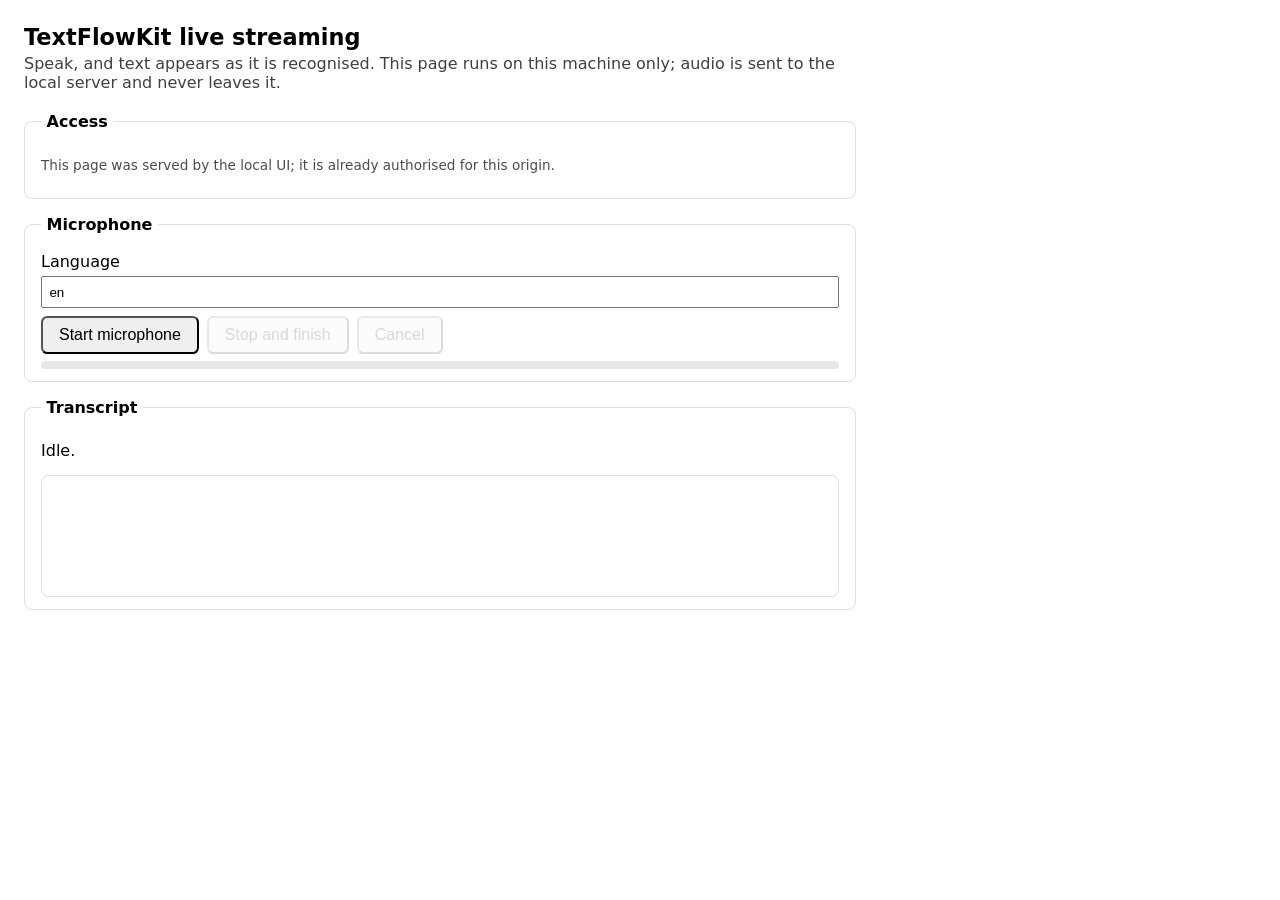
<file: src/textflowkit/ui/static/streaming-example.html>
<!doctype html>
<html lang="en">
<head>
<meta charset="utf-8">
<meta name="viewport" content="width=device-width, initial-scale=1">
<meta name="textflowkit-capability" content="__TFK_CAPABILITY__">
<meta name="textflowkit-origin" content="__TFK_ORIGIN__">
<meta name="textflowkit-require-token" content="__TFK_REQUIRE_TOKEN__">
<title>TextFlowKit live streaming example</title>
<!--
  A runnable, self-contained live-microphone example. It is served from this
  process only: no CDN, no external script, no analytics, no font fetch. The
  microphone is captured with the packaged `streaming-capture-worklet.js`
  (fetched from this same origin), resampled in the worklet to 16 kHz mono
  signed-16 little-endian, and streamed as binary WebSocket frames to the same
  origin it was served from.

  How this page authenticates is set by two <meta> tags the server fills:

  - `textflowkit-capability` is present only when the page is served by the local
    UI (at /api/streaming-example). This page reads it and sends it in the `start`
    message. It never appears in a URL, a cookie, or a log line.
  - `textflowkit-require-token` is "1" when the server requires the API Bearer
    token *in addition*. That is the production UI profile and every standalone
    server; the operator types the token into the field and it is sent in the
    `start` message, never in a URL. When it is "0" (a developer UI with no token
    configured) the field is hidden and the capability alone authenticates.

  Audio capture requires an explicit user gesture: nothing is connected and no
  microphone is requested until the operator presses "Start microphone".
-->
<style>
  :root { color-scheme: light dark; }
  body { font-family: system-ui, sans-serif; margin: 0; padding: 1.5rem; max-width: 52rem; }
  h1 { font-size: 1.4rem; margin: 0 0 .25rem; }
  p.subtitle { margin: 0 0 1.25rem; opacity: .75; }
  fieldset { border: 1px solid #8884; border-radius: .5rem; margin: 0 0 1rem; padding: .75rem 1rem; }
  legend { padding: 0 .35rem; font-weight: 600; }
  label { display: block; margin: .35rem 0; }
  input[type=password], input[type=text] { width: 100%; padding: .4rem; box-sizing: border-box; }
  button { padding: .5rem 1rem; font-size: 1rem; border-radius: .4rem; cursor: pointer; }
  button:disabled { cursor: not-allowed; opacity: .5; }
  .row { display: flex; gap: .5rem; flex-wrap: wrap; margin-top: .5rem; }
  #status { min-height: 1.4rem; margin: .75rem 0; font-variant-numeric: tabular-nums; }
  #status.error { color: #b3261e; }
  #transcript { white-space: pre-wrap; line-height: 1.5; min-height: 6rem;
                border: 1px solid #8884; border-radius: .5rem; padding: .75rem; }
  #transcript .pending { opacity: .55; font-style: italic; }
  .hint { font-size: .85rem; opacity: .7; }
  .meter { height: .5rem; background: #8883; border-radius: .25rem; overflow: hidden; margin-top: .4rem; }
  .meter > span { display: block; height: 100%; width: 0; background: #2e7d32; transition: width .1s; }
  #secret-note { font-size: .85rem; }
</style>
</head>
<body>
<h1>TextFlowKit live streaming</h1>
<p class="subtitle">Speak, and text appears as it is recognised. This page runs on
this machine only; audio is sent to the local server and never leaves it.</p>

<fieldset id="auth-fieldset">
  <legend>Access</legend>
  <div id="capability-note" hidden>
    <p class="hint">This page was served by the local UI; it is already
      authorised for this origin.</p>
  </div>
  <div id="token-block">
    <label for="api-token">API token (standalone mode)
      <input id="api-token" type="password" autocomplete="off"
             placeholder="paste the server's API token">
    </label>
    <p id="secret-note" class="hint">Held only in this page's memory for the
      duration of the stream. It is sent in the first WebSocket message, never in
      a URL, a cookie, or a log.</p>
  </div>
</fieldset>

<fieldset>
  <legend>Microphone</legend>
  <label for="language">Language</label>
  <input id="language" type="text" value="en" autocomplete="off">
  <div class="row">
    <button id="start" type="button">Start microphone</button>
    <button id="stop" type="button" disabled>Stop and finish</button>
    <button id="cancel" type="button" disabled>Cancel</button>
  </div>
  <div class="meter" aria-hidden="true"><span id="level"></span></div>
</fieldset>

<fieldset>
  <legend>Transcript</legend>
  <p id="status" role="status" aria-live="polite">Idle.</p>
  <div id="transcript" aria-live="polite"></div>
</fieldset>

<script>
"use strict";
(function () {
  // --- configuration from the served page ---------------------------------
  var meta = function (name) {
    var el = document.querySelector('meta[name="' + name + '"]');
    return el ? el.getAttribute("content") : "";
  };
  var CAPABILITY = meta("textflowkit-capability");
  var ORIGIN = meta("textflowkit-origin");
  var IN_UI = Boolean(CAPABILITY);
  // The server asks for the API token when its profile requires it - the production
  // UI and every standalone server. The field is shown and the token sent whenever
  // the server requires one, even inside the UI: the UI capability is an *extra*
  // check on the same origin, never a replacement for the token.
  var REQUIRE_TOKEN = meta("textflowkit-require-token") === "1";

  // When served by the UI, the endpoint is under the same /api mount the UI
  // uses; standalone, it is the app's own /stream. Both are same-origin, so a
  // relative URL is correct and no cross-origin request is ever made.
  var STREAM_PATH = IN_UI ? "stream" : "stream";
  var WS_SCHEME = location.protocol === "https:" ? "wss:" : "ws:";
  var ENDPOINT = WS_SCHEME + "//" + location.host + location.pathname.replace(
    /[^/]*$/, "") + STREAM_PATH;

  var TARGET_RATE = 16000;
  var MAX_FRAME_BYTES = 32000;      // 1 s of s16le mono at 16 kHz
  var BUFFERED_HIGH_WATER = 1 << 18; // 256 KiB of queued socket bytes: stop, do not drop

  var els = {
    apiToken: document.getElementById("api-token"),
    tokenBlock: document.getElementById("token-block"),
    capabilityNote: document.getElementById("capability-note"),
    language: document.getElementById("language"),
    start: document.getElementById("start"),
    stop: document.getElementById("stop"),
    cancel: document.getElementById("cancel"),
    status: document.getElementById("status"),
    transcript: document.getElementById("transcript"),
    level: document.getElementById("level")
  };

  if (IN_UI) {
    els.capabilityNote.hidden = false;
  }
  // Show the token field exactly when the server requires a token. Inside the UI
  // this is the production profile (both capability and token); standalone it is
  // always shown. When no token is needed the field is hidden.
  els.tokenBlock.hidden = !REQUIRE_TOKEN;
  if (REQUIRE_TOKEN) {
    var tokenLabel = document.querySelector('label[for="api-token"]');
    if (tokenLabel) {
      tokenLabel.childNodes[0].nodeValue = IN_UI
        ? "API token (required with the UI capability)"
        : "API token";
    }
  }

  // --- session state ------------------------------------------------------
  // `gen` is a generation counter. Every asynchronous step (a permission grant,
  // a socket that opens, a worklet module that loads) captures the generation it
  // began in, and continues only if that generation is still the current one.
  // Cancelling, stopping or starting afresh bumps the generation, which
  // invalidates every in-flight continuation at once: a late-arriving microphone
  // stream, a socket opened by an abandoned attempt, or a worklet that loads
  // after cancel all see a stale generation and release themselves instead of
  // touching the live session.
  var state = makeState();

  function makeState() {
    return {
      gen: 0,
      ws: null,
      audioCtx: null,
      mediaStream: null,
      sourceNode: null,
      workletNode: null,
      committed: "",     // committed text, appended delta by delta, exactly once
      pending: "",       // the live (uncommitted) tail, replaced on every event
      running: false,
      starting: false,   // Start clicked, waiting on permission/ready: guards re-entry
      stopping: false,   // Stop pressed; capture is already stopped, flush in flight
      seq: -1,
      eventCount: 0,     // how many events this client actually received
      // Set while a socket handshake is in flight. Calling it clears the ready
      // timer and settles the pending "ready" promise, so a Cancel never leaves
      // a timer armed or a promise pending forever.
      abortHandshake: null,
      // The Stop flush-ack timer, owned by this generation. releaseResources()
      // clears it, so Cancel (or any terminal cleanup) leaves no timer armed.
      stopTimer: null
    };
  }

  // True while this generation is the live one. Every async continuation checks
  // it before it acts.
  function live(gen) { return gen === state.gen; }

  function setStatus(text, isError) {
    els.status.textContent = text;
    els.status.className = isError ? "error" : "";
  }

  // --- transcript rendering (text nodes only, never parsed as markup) -----
  // Committed text is appended once; pending is a *replacement*, shown but never
  // folded into the committed text. textContent only - no HTML is ever parsed
  // from transcript text.
  function renderTranscript() {
    els.transcript.textContent = "";
    els.transcript.appendChild(document.createTextNode(state.committed));
    if (state.pending) {
      var span = document.createElement("span");
      span.className = "pending";
      span.textContent = (state.committed ? " " : "") + state.pending;
      els.transcript.appendChild(span);
    }
  }

  function applyEvent(evt) {
    if (typeof evt.committed_delta === "string" && evt.committed_delta) {
      // A delta: appended exactly once, joined by a single space.
      state.committed = state.committed
        ? state.committed + " " + evt.committed_delta
        : evt.committed_delta;
    }
    state.pending = typeof evt.pending === "string" ? evt.pending : "";
    if (typeof evt.seq === "number") {
      state.seq = evt.seq;
    }
    state.eventCount += 1;
    renderTranscript();
  }

  // --- lifecycle ----------------------------------------------------------
  function resetControls() {
    els.start.disabled = false;
    els.stop.disabled = true;
    els.cancel.disabled = true;
    els.level.style.width = "0%";
  }

  // Detach every callback from a socket so its late events can never act on a
  // newer session, then close it. Called while releasing resources.
  function detachSocket(ws) {
    if (!ws) return;
    ws.onopen = ws.onmessage = ws.onerror = ws.onclose = null;
    try {
      if (ws.readyState === WebSocket.OPEN ||
          ws.readyState === WebSocket.CONNECTING) {
        ws.close();
      }
    } catch (e) {}
  }

  // Stop producing audio now, without closing the audio context: used at the
  // Stop click so the microphone is released immediately, while the worklet
  // stays alive long enough to run its atomic stop-and-flush.
  function stopCaptureNow() {
    if (state.mediaStream) {
      state.mediaStream.getTracks().forEach(function (t) { try { t.stop(); } catch (e) {} });
      state.mediaStream = null;
    }
    if (state.sourceNode) {
      try { state.sourceNode.disconnect(); } catch (e) {}
      state.sourceNode = null;
    }
    if (state.workletNode) {
      try { state.workletNode.disconnect(); } catch (e) {}
    }
  }

  // Close the audio context and detach the worklet port. Used once the flush is
  // acknowledged: nothing more will be read from the worklet. The socket is NOT
  // touched here - it is retained to receive the server's final transcript.
  function closeAudioContext() {
    if (state.workletNode) {
      try { state.workletNode.port.onmessage = null; } catch (e) {}
      try { state.workletNode.disconnect(); } catch (e) {}
      state.workletNode = null;
    }
    if (state.sourceNode) {
      try { state.sourceNode.disconnect(); } catch (e) {}
      state.sourceNode = null;
    }
    if (state.audioCtx) {
      try { state.audioCtx.close(); } catch (e) {}
      state.audioCtx = null;
    }
  }

  // Release every resource this session owns, in the order that stops producing
  // audio first, and invalidate the generation so no in-flight continuation can
  // act on what it released. Safe to call more than once.
  function releaseResources() {
    state.gen++;  // any pending continuation is now stale
    state.starting = false;
    stopCaptureNow();
    detachSocket(state.ws);
    state.ws = null;
    closeAudioContext();
    // Clear the Stop flush-ack timer this generation owns, if any.
    if (state.stopTimer !== null) { clearTimeout(state.stopTimer); state.stopTimer = null; }
    // Settle any in-flight handshake: clear its ready timer and reject its
    // promise, so a Cancel leaves no timer armed and no promise pending.
    if (state.abortHandshake) {
      var abort = state.abortHandshake;
      state.abortHandshake = null;
      try { abort(); } catch (e) {}
    }
    state.running = false;
    state.stopping = false;
    resetControls();
  }

  // --- connection ---------------------------------------------------------
  function buildStartMessage() {
    var msg = {
      type: "start", version: 1, format: "pcm_s16le",
      sample_rate: TARGET_RATE, channels: 1,
      language: (els.language.value || "").trim() || null
    };
    // The capability is bound to the UI's own origin; it is sent whenever this page
    // was served by the UI. The API token is sent whenever the server requires one -
    // in the production UI that is *both*, and the token field is visible then.
    if (IN_UI) {
      msg.capability = CAPABILITY;
    }
    if (REQUIRE_TOKEN) {
      msg.token = els.apiToken.value;
    }
    return msg;
  }

  // The AudioWorklet processor name, defined once and shared with the packaged
  // worklet: the page and the worklet must register/instantiate the same name or
  // a real browser throws and the example never starts. It is exercised end to
  // end by the registry-based browser test.
  var WORKLET_PROCESSOR_NAME = "textflowkit-capture";

  // How long to wait for the server's "ready". This must be generous: the server
  // may load its native model on first use.
  var READY_TIMEOUT_MS = 45000;
  var FLUSH_ACK_TIMEOUT_MS = 2000; // how long to wait for the worklet's "flushed"

  // Send `finish` on the socket this generation owns. Returns false if it could
  // not be sent - the socket is gone/closed or the send threw - so the caller
  // treats it as an explicit failure instead of a silent success. Uses the
  // captured socket, never the mutable global, so a stale ack/timer can never
  // finish a different session.
  function sendFinishOnce(ws) {
    if (!ws || ws.readyState !== WebSocket.OPEN) return false;
    try {
      ws.send(JSON.stringify({ type: "finish" }));
      return true;
    } catch (e) {
      return false;
    }
  }

  // Stop: stop capture immediately, hand the worklet a single atomic
  // "stop-and-flush", and - only once the worklet has acknowledged that the last
  // partial PCM has been posted on the same port - send `finish`. Then close the
  // audio context and the worklet port, and retain the socket to receive the
  // server's final. An unacknowledged flush is a *failure*: the session is
  // cancelled and cleaned up, never finished as if it had succeeded.
  function stopAndFinish() {
    if (!state.running || state.stopping) return;
    state.stopping = true;
    var gen = state.gen;
    var ws = state.ws;          // the socket this generation owns
    els.stop.disabled = true;
    setStatus("Finishing…");

    // Release the microphone, source and worklet connection at once. The audio
    // context stays alive briefly so the worklet can run its flush.
    stopCaptureNow();

    var node = state.workletNode;
    if (!node) {
      // No worklet: nothing to flush, but the capture is already stopped.
      finishNow();
      return;
    }

    var settled = false;

    function clearTimer() {
      if (state.stopTimer !== null) { clearTimeout(state.stopTimer); state.stopTimer = null; }
    }

    // The worklet never acknowledged. This is not a clean stop: surface it as an
    // error, cancel the session on the server, and release everything. Never
    // send `finish` - an incomplete flush must not look like success.
    function failStop() {
      if (settled) return;
      settled = true;
      clearTimer();
      if (!live(gen)) return;   // a stale generation's timeout must not act
      setStatus("Stop failed: the worklet did not confirm its final audio.", true);
      try {
        if (ws && ws.readyState === WebSocket.OPEN) {
          ws.send(JSON.stringify({ type: "cancel" }));
        }
      } catch (e) {}
      releaseResources();
    }

    function finishNow() {
      if (!live(gen)) return;   // an OLD ack/timer must never finish a NEW session
      // The flush succeeded, but if the socket is already gone (CLOSED) or the
      // send throws, the session is over: that is a failure, not a promise of a
      // final transcript. Close every owned resource and say so explicitly.
      if (!sendFinishOnce(ws)) {
        setStatus("Could not finish the stream: the connection was lost.", true);
        closeAudioContext();
        releaseResources();
        return;
      }
      closeAudioContext();
      setStatus("Waiting for the final transcript…");
    }

    state.stopTimer = setTimeout(failStop, FLUSH_ACK_TIMEOUT_MS);

    node.port.onmessage = function (event) {
      if (!live(gen)) return;
      var data = event.data;
      if (data && typeof data === "object" && data.type === "flushed") {
        if (settled) return;
        settled = true;
        clearTimer();
        finishNow();
        return;
      }
      // Any PCM that arrives before the ack is the final partial audio. It is
      // sent on the captured socket for this same generation. If the socket is
      // gone (CLOSED) or the send throws, that is an explicit failure - never a
      // silent skip of the last audio followed by a false finish.
      if (data instanceof ArrayBuffer || (data && data.byteLength)) {
        if (!ws || ws.readyState !== WebSocket.OPEN) { failStop(); return; }
        try { ws.send(data); } catch (e) { failStop(); }
      }
    };

    // The single atomic command: it stops production and posts the last PCM
    // followed by the ack, with no gap a process() call could slip a frame into.
    try {
      node.port.postMessage("stop-and-flush");
    } catch (e) {
      failStop();
    }
  }

  function start() {
    // `starting` is an independent guard set *before* any await. Disabling the
    // button is not enough: a programmatic second invocation, or a click racing
    // the disable, would otherwise reach getUserMedia twice.
    if (state.running || state.starting || state.stopping) return;
    if (REQUIRE_TOKEN && !els.apiToken.value) {
      setStatus("Enter the API token first.", true);
      return;
    }
    state.starting = true;
    // Disable Start and enable Cancel immediately, before the permission prompt
    // resolves: a second click must not request a second microphone, and Cancel
    // must be able to abandon the pending attempt.
    els.start.disabled = true;
    els.cancel.disabled = false;
    setStatus("Requesting microphone…");
    var gen = state.gen;

    // Do not connect before the microphone is authorised: a denied permission
    // must leave the button usable and no socket open.
    navigator.mediaDevices.getUserMedia({ audio: true }).then(function (stream) {
      if (!live(gen)) {
        // Cancelled while the prompt was open: stop the late stream at once.
        stream.getTracks().forEach(function (t) { try { t.stop(); } catch (e) {} });
        return;
      }
      state.mediaStream = stream;
      return connectAndCapture(stream, gen);
    }).catch(function (err) {
      if (!live(gen)) return;
      state.starting = false;   // terminal: the attempt failed, Start is usable again
      setStatus("Microphone permission denied or unavailable: " + err.message, true);
      releaseResources();
    });
  }

  function connectAndCapture(stream, gen) {
    var ws = new WebSocket(ENDPOINT);
    ws.binaryType = "arraybuffer";
    state.ws = ws;

    // Two independent flags. `handshakeDone` guards only the wait for the
    // server's "ready" - it must not gate later lifecycle handling. `terminal`
    // guards cleanup, so an error/final is handled once whether it arrives
    // before or after the handshake. Conflating the two is the old bug: a
    // post-ready `error` (or `onerror`) was dropped because the handshake had
    // already settled.
    var handshakeDone = false;
    var terminal = false;
    var readyTimer = null;

    // Called by releaseResources() (Cancel, beforeunload) to settle a pending
    // handshake: clear the ready timer and reject the promise. The rejection is
    // caught below; because releaseResources() has already bumped the
    // generation, nothing the cancellation triggers acts on a newer session.
    function abortHandshake() {
      if (readyTimer !== null) { clearTimeout(readyTimer); readyTimer = null; }
      if (!handshakeDone) {
        handshakeDone = true;
        rejectReady(new Error("Cancelled before the stream was ready."));
      }
    }
    state.abortHandshake = abortHandshake;

    function settleReadyError(message) {
      // A failure before "ready": reject the wait with the specific reason
      // *first* (so the rejection carries it, not the generic canceller), then
      // surface it and tear the session down.
      if (!handshakeDone) rejectReady(new Error(message));
      if (live(gen)) {
        setStatus(message, true);
        releaseResources();
      }
    }

    // Set below by the Promise executor; declared here so the socket handlers can
    // reach it.
    var rejectReady = function () {};

    var ready = new Promise(function (resolve, reject) {
      rejectReady = reject;
      readyTimer = setTimeout(function () {
        settleReadyError("The server did not become ready in time.");
      }, READY_TIMEOUT_MS);

      function finishHandshake() {
        if (handshakeDone) return;
        handshakeDone = true;
        if (readyTimer !== null) { clearTimeout(readyTimer); readyTimer = null; }
        // The handshake is settled; no cancellation needs to abort it now.
        if (state.abortHandshake === abortHandshake) state.abortHandshake = null;
      }

      // Terminal cleanup shared by every lifecycle end (error, final, close).
      function endSession(statusText, isError) {
        if (terminal) return;
        terminal = true;
        finishHandshake();
        if (!live(gen)) return;
        setStatus(statusText, isError);
        releaseResources();
      }

      ws.onmessage = function (event) {
        if (!live(gen)) return;
        var msg;
        try { msg = JSON.parse(event.data); } catch (e) { return; }
        if (msg.type === "ready") {
          if (handshakeDone) return;
          finishHandshake();
          // `state.starting` is cleared once the session is live; from here the
          // start guard is `running`.
          state.starting = false;
          setStatus("Listening… (session " + msg.session + ")");
          resolve(msg);
        } else if (msg.type === "event") {
          applyEvent(msg.event);
        } else if (msg.type === "final") {
          if (msg.event) applyEvent(msg.event);
          endSession("Finished. " + state.eventCount + " event(s) received.", false);
        } else if (msg.type === "error") {
          // A server error is handled whenever it arrives - before OR after the
          // handshake. It is never masked just because "ready" was seen.
          endSession("Server error: " + msg.code + " " + msg.message, true);
          if (!handshakeDone) rejectReady(new Error(msg.message));
        }
      };
      ws.onerror = function () {
        if (!live(gen)) return;
        // A connection error is a lifecycle failure at any point, not only
        // before the handshake. The old code let `onerror` call the handshake's
        // `finish`, which returned early once settled - swallowing the error.
        endSession("Connection error.", true);
        if (!handshakeDone) rejectReady(new Error("Connection error."));
      };
      ws.onclose = function () {
        if (!live(gen)) return;
        if (terminal) return;
        // A close before "ready" must reject the wait, not leave it pending.
        var beforeReady = !handshakeDone;
        endSession(beforeReady
          ? "Connection closed before the stream was ready."
          : "Connection closed.", true);
        if (beforeReady) rejectReady(new Error("Connection closed before the stream was ready."));
      };
      ws.onopen = function () {
        if (!live(gen)) return;
        try {
          ws.send(JSON.stringify(buildStartMessage()));
        } catch (e) {
          // A send failure is not swallowed: it fails the handshake visibly.
          settleReadyError("Could not send the start message: " + e.message);
        }
      };
    });

    return ready.then(function () {
      if (!live(gen)) return;
      return startCapture(stream, gen, ws);
    }).catch(function () {
      // A rejection above already released resources in the error paths; a
      // rejection from a stale generation must not touch the live session.
      if (live(gen)) releaseResources();
    });
  }

  function startCapture(stream, gen, ws) {
    var Ctx = window.AudioContext || window.webkitAudioContext;
    var ctx = new Ctx();
    state.audioCtx = ctx;
    return ctx.audioWorklet.addModule(workletModuleUrl()).then(function () {
      // The module may have finished loading after a cancel: attach nothing.
      if (!live(gen)) {
        try { ctx.close(); } catch (e) {}
        return null;
      }
      // The processor name must match registerProcessor() in the packaged
      // worklet exactly: a real browser rejects a name that was never
      // registered. The fake harness used to ignore the name, so this mismatch
      // ("tfk-capture" here vs "textflowkit-capture" in the worklet) went
      // unnoticed and the example could not start in a real browser.
      var node = new AudioWorkletNode(ctx, WORKLET_PROCESSOR_NAME, {
        numberOfInputs: 1, numberOfOutputs: 0,
        processorOptions: { targetRate: TARGET_RATE, maxFrameBytes: MAX_FRAME_BYTES }
      });
      state.workletNode = node;
      var source = ctx.createMediaStreamSource(stream);
      state.sourceNode = source;
      node.port.onmessage = function (event) {
        // No audio leaves once Stop has begun; the flush/ack handler owns the
        // port from that point.
        if (!state.running || state.stopping) return;
        if (!live(gen) || !ws || ws.readyState !== WebSocket.OPEN) return;
        // Backpressure: if the socket is backed up, fail the stream rather than
        // queue audio without bound - a live transcript must not silently lag.
        if (ws.bufferedAmount > BUFFERED_HIGH_WATER) {
          setStatus("The connection is too slow to keep up; stopping.", true);
          stopAndFinish();
          return;
        }
        try {
          ws.send(event.data);
        } catch (e) {
          // A send failure is surfaced and the session is torn down, never
          // swallowed while the page keeps claiming to stream.
          setStatus("Audio send failed: " + e.message, true);
          releaseResources();
          return;
        }
        els.level.style.width = Math.min(100, ws.bufferedAmount / 1024) + "%";
      };
      source.connect(node);
      state.running = true;
      els.stop.disabled = false;
      ctx.resume();
      return node;
    });
  }

  // --- the AudioWorklet, served from this same origin ----------------------
  // The resampler (any device rate -> 16 kHz mono signed-16, <=1 s frames) is
  // the packaged asset `streaming-capture-worklet.js`, fetched from this same
  // origin. Nothing is pulled from a CDN and no blob module is synthesised, so
  // the exact code the project tests with Node is the code the browser runs.
  function workletModuleUrl() {
    // The packaged asset is served from the absolute /assets/ mount, so this
    // resolves correctly whether the page was fetched at /streaming-example or
    // /api/streaming-example, and no blob URL is ever created.
    return "/assets/streaming-capture-worklet.js";
  }

  function cancel() {
    if (state.ws && state.ws.readyState === WebSocket.OPEN) {
      try { state.ws.send(JSON.stringify({ type: "cancel" })); } catch (e) {}
    }
    setStatus("Cancelled.");
    releaseResources();
  }

  els.start.addEventListener("click", start);
  els.stop.addEventListener("click", stopAndFinish);
  els.cancel.addEventListener("click", cancel);
  window.addEventListener("beforeunload", function () {
    // A page unload is a disconnect: cancel so no server session is left running.
    if (state.ws && state.ws.readyState === WebSocket.OPEN) {
      try { state.ws.send(JSON.stringify({ type: "cancel" })); } catch (e) {}
    }
  });
})();
</script>
</body>
</html>
</file>
